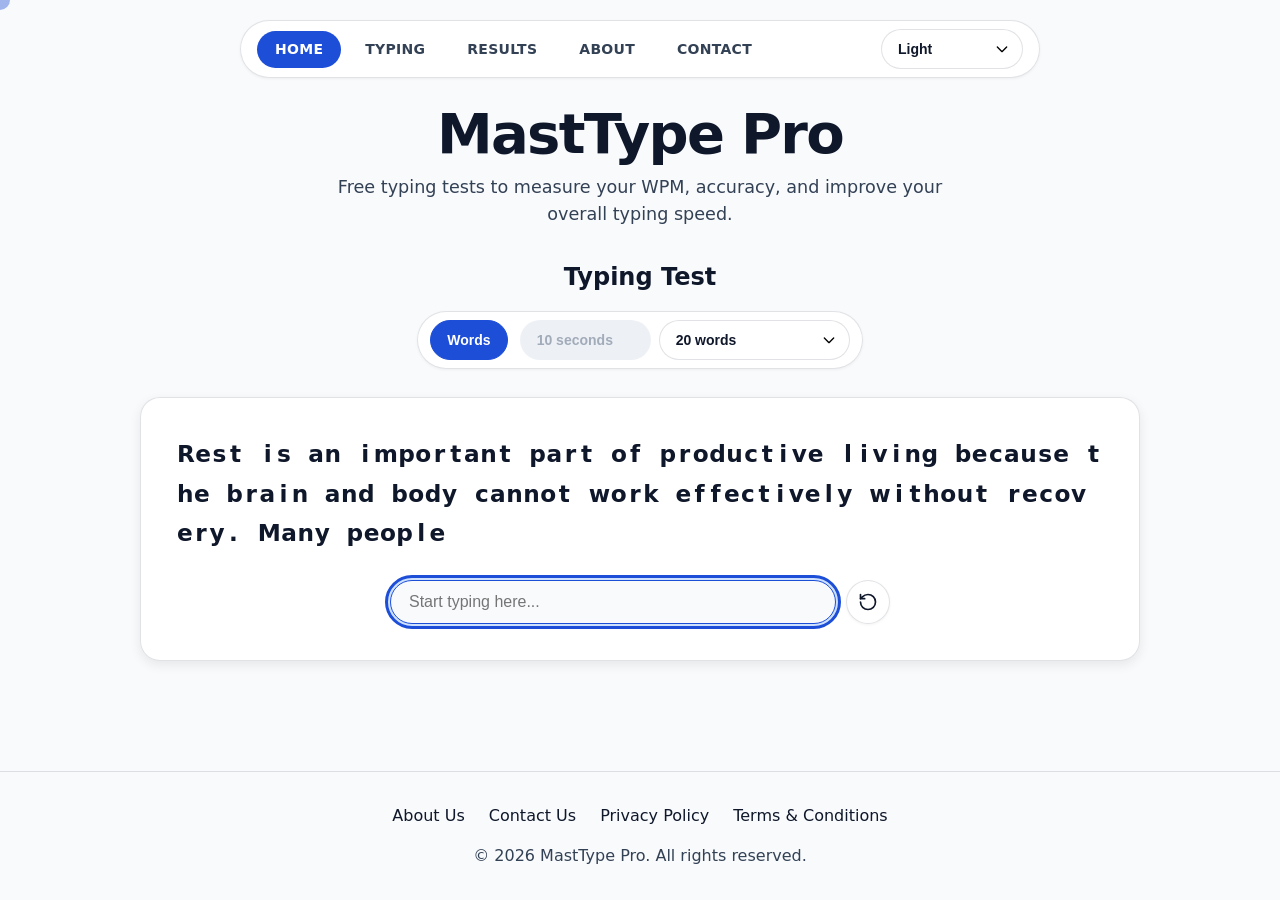
<file: index.html>
<!doctype html>
<html lang="en" dir="ltr">
  <head>
    <meta charset="UTF-8" />
    <meta name="viewport" content="width=device-width, initial-scale=1.0" />
    <meta name="theme-color" content="#0b0f17" />

    <!-- Performance: Preload Critical Styles -->
    <link rel="preload" href="./global.css" as="style" />
    <link rel="preload" href="./style.css" as="style" />

    <!-- Primary SEO -->
    <title>MastType Pro — Free Typing Test, WPM & Accuracy Tracker</title>
    <meta
      name="description"
      content="MastType Pro is a free online typing test platform. Measure your WPM, accuracy, and improve your typing skills seamlessly."
    />
    <meta
      name="keywords"
      content="typing test, WPM test, typing speed test, practice typing, accuracy tracker, masttype"
    />
    <meta name="robots" content="index, follow, max-image-preview:large" />
    <meta name="author" content="Devskora" />
    <link rel="canonical" href="https://devskora.github.io/masttype/" />

    <!-- Open Graph / Facebook / LinkedIn -->
    <meta property="og:type" content="website" />
    <meta
      property="og:title"
      content="MastType Pro — Free Typing Test & WPM Tracker"
    />
    <meta
      property="og:description"
      content="Test your typing speed, measure WPM and accuracy with MastType Pro. Free online practice platform."
    />
    <meta property="og:url" content="https://devskora.github.io/masttype/" />
    <meta property="og:site_name" content="MastType Pro" />
    <meta property="og:locale" content="en_US" />
    <meta property="og:image" content="https://devskora.github.io/masttype/og-image.png" />
    <meta property="og:image:width" content="1200" />
    <meta property="og:image:height" content="630" />
    <meta property="og:image:alt" content="MastType Pro Typing Speed Test Dashboard" />

    <!-- Twitter / X -->
    <meta name="twitter:card" content="summary_large_image" />
    <meta name="twitter:title" content="MastType Pro — Free Typing Test" />
    <meta
      name="twitter:description"
      content="Free typing practice and typing tests with real-time WPM and accuracy tracking."
    />
    <meta name="twitter:image" content="https://devskora.github.io/masttype/og-image.png" />

    <!-- Favicon -->
    <link rel="icon" type="image/x-icon" href="./favicon.png" />

    <!-- Stylesheets -->
    <link rel="stylesheet" href="./global.css" />
    <link rel="stylesheet" href="./style.css" />

    <!-- Structured Data / JSON-LD for SEO -->
    <script type="application/ld+json">
      {
        "@context": "https://schema.org",
        "@type": "WebApplication",
        "name": "MastType Pro",
        "url": "https://devskora.github.io/masttype/",
        "description": "Free online typing test and practice platform to measure WPM and accuracy.",
        "applicationCategory": "EducationalApplication",
        "operatingSystem": "All",
        "author": {
          "@type": "Person",
          "name": "Devskora",
          "url": "https://github.com/devskora"
        },
        "offers": {
          "@type": "Offer",
          "price": "0",
          "priceCurrency": "USD"
        }
      }
    </script>
  </head>

  <body>
    <!-- Accessibility: Skip Link -->
    <a class="skip-link" href="#main-content">Skip to main content</a>

    <!-- Custom Cursor (Pure Decorative) -->
    <div class="cursor" aria-hidden="true"></div>

    <header class="header">
      <nav class="header-nav" aria-label="Main Navigation">
        <ul>
          <li class="header-link-list-item">
            <a href="./index.html" class="header-link" aria-current="page">HOME</a>
          </li>
          <li class="header-link-list-item">
            <a href="#typing" class="header-link">TYPING</a>
          </li>
          <li class="header-link-list-item">
            <a href="./result.html" class="header-link">RESULTS</a>
          </li>
          <li class="header-link-list-item">
            <a href="./about.html" class="header-link">ABOUT</a>
          </li>
          <li class="header-link-list-item">
            <a href="./contact.html" class="header-link">CONTACT</a>
          </li>
        </ul>

        <label for="theme-select" class="sr-only">Select Theme</label>
        <select class="theme-input btn" id="theme-select">
          <option value="dark">Dark</option>
          <option value="light">Light</option>
          <option value="forest">Forest</option>
          <option value="monochrome">Monochrome</option>
          <option value="crimson">Crimson</option>
          <option value="warm">Warm</option>
          <option value="kids">Kids</option>
        </select>
      </nav>
    </header>

    <main class="main" id="main-content" tabindex="-1">
      <section class="hero" aria-labelledby="page-title">
        <h1 id="page-title">MastType Pro</h1>
        <p>
          Free typing tests to measure your WPM, accuracy, and improve your overall typing speed.
        </p>
      </section>

      <section class="typing" id="typing" aria-labelledby="typing-heading">
        <h2 class="sub-heading" id="typing-heading">Typing Test</h2>

        <!-- Test Settings -->
        <form class="setting" aria-label="Typing test options" id="typing-settings" onsubmit="return false;">
          <div class="mode sub-setting">
            <button type="button" class="btn time-word" aria-pressed="true" id="mode-toggle">
              Words
            </button>
          </div>

          <div class="time sub-setting">
            <div>
              <label for="time-controller" class="sr-only">Test duration in seconds</label>
              <select class="btn time-controller" id="time-controller" name="time" disabled>
                <option value="10">10 seconds</option>
                <option value="20">20 seconds</option>
                <option value="30">30 seconds</option>
                <option value="45">45 seconds</option>
                <option value="60">1 minute</option>
                <option value="120">2 minutes</option>
              </select>
            </div>

            <div>
              <label for="word-controller" class="sr-only">Number of words to type</label>
              <select class="btn word-controller" id="word-controller" name="words">
                <option value="10">10 words</option>
                <option value="20" selected>20 words</option>
                <option value="40">40 words</option>
                <option value="80">80 words</option>
                <option value="100">100 words</option>
                <option value="complete-paragraph">Complete Paragraph</option>
              </select>
            </div>
          </div>
        </form>

        <!-- Typing Interactive Area -->
        <section class="paragraph-area" aria-label="Typing Practice Container">
          <div class="paragraph" id="target-text-container" role="region" aria-label="Target passage container">
            <span class="typed" aria-hidden="true"></span>
            <span class="type-able-text" id="target-text"></span>
          </div>

          <div class="input-container">
            <label for="user-typing-input" class="sr-only">Type the displayed text here</label>
            <input
              type="text"
              id="user-typing-input"
              placeholder="Start typing here..."
              class="user-input"
              autocomplete="off"
              autocorrect="off"
              autocapitalize="none"
              spellcheck="false"
              aria-describedby="target-text-container"
            />
            <button
              type="button"
              class="restart btn"
              id="restart-btn"
              aria-label="Restart typing test"
              title="Restart typing test (Hotkey: Tab + Enter)"
            >
              <svg
                xmlns="http://www.w3.org/2000/svg"
                width="24"
                height="24"
                viewBox="0 0 24 24"
                fill="none"
                stroke="currentColor"
                stroke-width="2"
                stroke-linecap="round"
                stroke-linejoin="round"
                aria-hidden="true"
                focusable="false"
              >
                <path d="M3 12a9 9 0 1 0 9-9 9.75 9.75 0 0 0-6.74 2.74L3 8" />
                <path d="M3 3v5h5" />
              </svg>
            </button>
          </div>

          <!-- Dynamic Status Update Container for Screen Readers -->
          <div
            class="sr-only"
            aria-live="polite"
            aria-atomic="true"
            id="typing-status"
          ></div>
        </section>

        <!-- Results Live Area Target -->
        <div class="typing-result-container"></div>
      </section>
    </main>

    <!-- Footer -->
    <footer class="footer">
      <nav aria-label="Footer navigation">
        <ul class="footer-links">
          <li><a href="./about.html">About Us</a></li>
          <li><a href="./contact.html">Contact Us</a></li>
          <li><a href="./privacy-policy.html">Privacy Policy</a></li>
          <li><a href="./terms.html">Terms & Conditions</a></li>
        </ul>
      </nav>
      <p>&copy; 2026 MastType Pro. All rights reserved.</p>
    </footer>

    <!-- Main JavaScript (Deferred Loading) -->
    <script src="./script.js" type="module"></script>
    <script src="./dark-light.js" defer></script>
  </body>
</html>
</file>
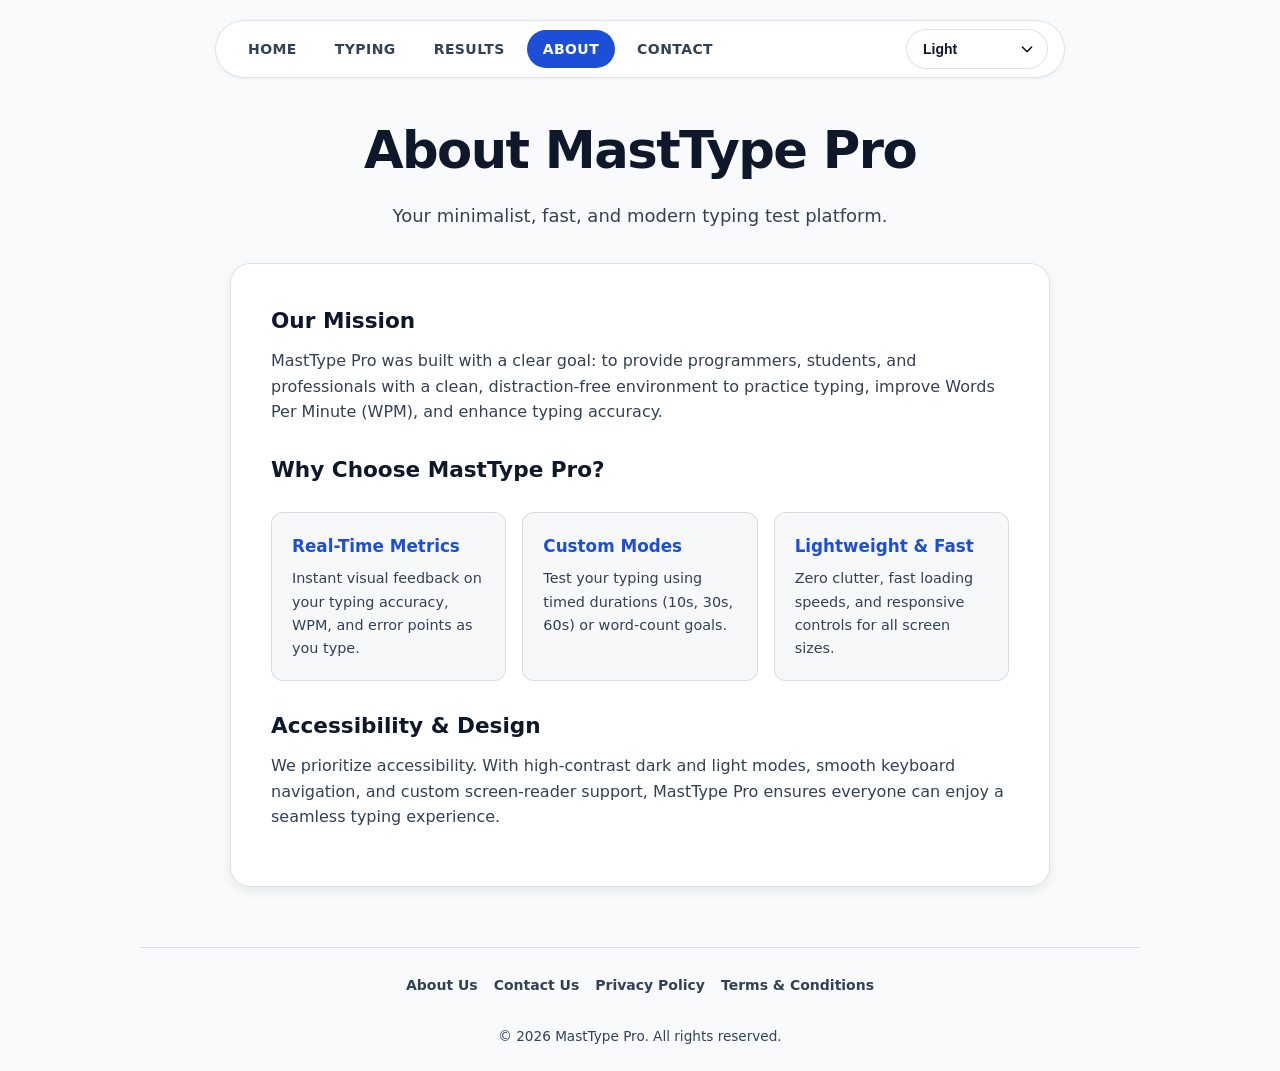
<file: about.html>
<!doctype html>
<html lang="en" dir="ltr">
  <head>
    <meta charset="UTF-8" />
    <meta name="viewport" content="width=device-width, initial-scale=1.0" />
    <meta name="theme-color" content="#2563eb" />

    <!-- Advanced Primary SEO -->
    <title>About Us | MastType Pro — Free Online Typing Speed Test Platform</title>
    <meta
      name="description"
      content="Learn about MastType Pro, the ultimate distraction-free typing speed test app. Boost your WPM, refine typing accuracy, and track live analytics effortlessly."
    />
    <meta
      name="keywords"
      content="about MastType Pro, typing test app, online typing speed practice, learn touch typing, WPM calculator, typing speed practice"
    />
    <meta name="robots" content="index, follow, max-image-preview:large, max-snippet:-1, max-video-preview:-1" />
    <meta name="author" content="MastType Pro" />
    <link rel="canonical" href="https://devskora.github.io/masttype/about.html" />

    <!-- Open Graph / Social SEO -->
    <meta property="og:type" content="website" />
    <meta property="og:title" content="About Us — MastType Pro | Minimalist Typing Test" />
    <meta
      property="og:description"
      content="Discover how MastType Pro helps students, coders, and pros boost WPM and typing accuracy with real-time performance tracking."
    />
    <meta property="og:url" content="https://devskora.github.io/masttype/about.html" />
    <meta property="og:site_name" content="MastType Pro" />
    <meta property="og:locale" content="en_US" />
    <meta property="og:image" content="https://devskora.github.io/masttype/assets/og-about.png" />
    <meta property="og:image:alt" content="About MastType Pro Overview" />

    <!-- Twitter / X SEO -->
    <meta name="twitter:card" content="summary_large_image" />
    <meta name="twitter:title" content="About Us — MastType Pro" />
    <meta
      name="twitter:description"
      content="Learn about MastType Pro's mission to make typing practice fast, accurate, and accessible for everyone."
    />
    <meta name="twitter:image" content="https://devskora.github.io/masttype/assets/og-about.png" />

    <!-- Favicon & App Icons -->
    <link rel="icon" href="./favicon.png" sizes="any" />
    <link rel="apple-touch-icon" href="./apple-touch-icon.png" />

    <!-- Stylesheets -->
    <link rel="stylesheet" href="./global.css" />

    <!-- Schema.org JSON-LD Structured Data -->
    <script type="application/ld+json">
      {
        "@context": "https://schema.org",
        "@graph": [
          {
            "@type": "AboutPage",
            "@id": "https://devskora.github.io/masttype/about.html",
            "url": "https://devskora.github.io/masttype/about.html",
            "name": "About MastType Pro",
            "description": "Learn about MastType Pro's mission, core features, and typing practice analytics.",
            "inLanguage": "en-US",
            "isPartOf": {
              "@type": "WebApplication",
              "@id": "https://devskora.github.io/masttype/#website",
              "name": "MastType Pro",
              "url": "https://devskora.github.io/masttype/",
              "applicationCategory": "EducationalApplication",
              "operatingSystem": "All"
            },
            "breadcrumb": {
              "@type": "BreadcrumbList",
              "itemListElement": [
                {
                  "@type": "ListItem",
                  "position": 1,
                  "name": "Home",
                  "item": "https://devskora.github.io/masttype/"
                },
                {
                  "@type": "ListItem",
                  "position": 2,
                  "name": "About Us",
                  "item": "https://devskora.github.io/masttype/about.html"
                }
              ]
            }
          }
        ]
      }
    </script>

    <style>
      /* =========================================================
         MastType Pro — Refactored UI/UX & Accessible Stylesheet
         ========================================================= */

    
      /* Base Setup */
      *,
      *::before,
      *::after {
        margin: 0;
        padding: 0;
        box-sizing: border-box;
      }

      html {
        scroll-behavior: smooth;
        font-family: system-ui, -apple-system, BlinkMacSystemFont, "Segoe UI", Roboto, Oxygen, Ubuntu, Cantarell, sans-serif;
      }

      body {
        min-height: 100vh;
        display: flex;
        flex-direction: column;
        align-items: center;
        background-color: var(--bg-main);
        color: var(--text-main);
        transition: background-color var(--transition-normal), color var(--transition-normal);
        line-height: 1.6;
      }

      /* Accessibility Focus & Utilities */
      .sr-only {
        position: absolute;
        width: 1px;
        height: 1px;
        padding: 0;
        margin: -1px;
        overflow: hidden;
        clip: rect(0, 0, 0, 0);
        white-space: nowrap;
        border: 0;
      }

      .skip-link {
        position: fixed;
        top: -100px;
        left: 20px;
        z-index: 9999;
        padding: 12px 20px;
        border-radius: var(--radius-pill);
        background: var(--accent-primary);
        color: #ffffff !important;
        font-weight: 700;
        text-decoration: none;
        box-shadow: var(--shadow-md);
        transition: top var(--transition-fast);
      }

      .skip-link:focus {
        top: 20px;
      }

      button:focus-visible,
      a:focus-visible,
      select:focus-visible {
        outline: 3px solid var(--focus-ring);
        outline-offset: 3px;
      }

      /* Header & Navigation */
      .header {
        width: min(92%, 850px);
        margin: 20px auto 0;
        padding: 8px 16px;
        background: var(--card-bg);
        border: 1px solid var(--card-border);
        border-radius: var(--radius-pill);
        backdrop-filter: blur(16px);
        -webkit-backdrop-filter: blur(16px);
        box-shadow: var(--shadow-sm);
      }

      .header-nav {
        display: flex;
        justify-content: space-between;
        align-items: center;
        width: 100%;
        gap: 12px;
      }

      .header-nav ul {
        list-style: none;
        display: flex;
        align-items: center;
        gap: 6px;
        flex-wrap: wrap;
      }

      .header-link {
        display: inline-block;
        padding: 8px 16px;
        border-radius: var(--radius-pill);
        font-size: 0.875rem;
        font-weight: 700;
        letter-spacing: 0.03em;
        color: var(--text-muted);
        text-decoration: none;
        transition: color var(--transition-fast), background var(--transition-fast);
      }

      .header-link:hover {
        color: var(--text-main);
        background: rgba(148, 163, 184, 0.16);
      }

      .header-link[aria-current="page"] {
        color: #ffffff;
        background: var(--accent-primary);
      }

      .theme-select {
        padding: 6px 12px;
        border-radius: var(--radius-pill);
        border: 1px solid var(--card-border);
        background: var(--card-bg);
        color: var(--text-main);
        font-weight: 600;
        font-size: 0.85rem;
        cursor: pointer;
      }

      /* Main Content Layout */
      .main {
        width: min(1000px, 92%);
        display: flex;
        flex-direction: column;
        align-items: center;
        padding: 32px 0 60px;
        flex: 1;
      }

      .hero {
        text-align: center;
        margin-bottom: 32px;
        max-width: 680px;
      }

      .hero h1 {
        font-size: clamp(2.2rem, 5vw, 3.2rem);
        font-weight: 800;
        letter-spacing: -0.03em;
        color: var(--text-main);
      }

      .hero p {
        margin-top: 10px;
        color: var(--text-muted);
        font-size: clamp(1rem, 1.8vw, 1.125rem);
      }

      .about-container {
        width: 100%;
        max-width: 820px;
        padding: clamp(24px, 4vw, 40px);
        background: var(--card-bg);
        border: 1px solid var(--card-border);
        border-radius: var(--radius-lg);
        box-shadow: var(--shadow-md);
        backdrop-filter: blur(12px);
        -webkit-backdrop-filter: blur(12px);
      }

      .about-content {
        color: var(--text-main);
      }

      .about-content h2 {
        font-size: 1.35rem;
        font-weight: 700;
        margin-top: 28px;
        margin-bottom: 10px;
        color: var(--text-main);
      }

      .about-content h2:first-child {
        margin-top: 0;
      }

      .about-content p {
        color: var(--text-muted);
        margin-bottom: 16px;
      }

      .features-grid {
        display: grid;
        grid-template-columns: repeat(auto-fit, minmax(220px, 1fr));
        gap: 16px;
        margin: 24px 0;
      }

      .feature-card {
        padding: 20px;
        background: rgba(148, 163, 184, 0.08);
        border: 1px solid var(--card-border);
        border-radius: var(--radius-md);
      }

      .feature-card h3 {
        font-size: 1.05rem;
        font-weight: 700;
        margin-bottom: 8px;
        color: var(--accent-primary);
      }

      .feature-card p {
        font-size: 0.9rem;
        margin-bottom: 0;
      }

      /* Footer */
      .footer {
        width: min(92%, 1000px);
        margin-top: auto;
        padding: 24px 0;
        border-top: 1px solid var(--card-border);
        display: flex;
        flex-direction: column;
        align-items: center;
        gap: 12px;
        text-align: center;
      }

      .footer-links {
        list-style: none;
        display: flex;
        gap: 16px;
        flex-wrap: wrap;
        justify-content: center;
      }

      .footer-links a {
        color: var(--text-muted);
        text-decoration: none;
        font-size: 0.875rem;
        font-weight: 600;
        transition: color var(--transition-fast);
      }

      .footer-links a:hover {
        color: var(--accent-primary);
      }

      .footer p {
        font-size: 0.85rem;
        color: var(--text-muted);
      }

      /* Reduced Motion Accessibility */
      @media (prefers-reduced-motion: reduce) {
        *,
        *::before,
        *::after {
          scroll-behavior: auto !important;
          transition-duration: 0.01ms !important;
          animation-duration: 0.01ms !important;
        }
      }
    </style>
  </head>

  <body data-theme="dark">
    <!-- Accessibility Skip Link -->
    <a class="skip-link" href="#main-content">Skip to main content</a>

    <header class="header">
      <nav class="header-nav" aria-label="Main navigation">
        <ul>
          <li><a href="./index.html" class="header-link">HOME</a></li>
          <li><a href="./index.html#typing" class="header-link">TYPING</a></li>
          <li><a href="./result.html" class="header-link">RESULTS</a></li>
          <li><a href="./about.html" class="header-link" aria-current="page">ABOUT</a></li>
          <li><a href="./contact.html" class="header-link">CONTACT</a></li>
        </ul>

        <div class="theme-selector-wrapper">
          <label for="theme-select" class="sr-only">Select Theme</label>
          <select id="theme-select" class="theme-input btn">
            <option value="dark">Dark</option>
            <option value="light">Light</option>
            <option value="forest">Forest</option>
            <option value="monochrome">Monochrome</option>
            <option value="crimson">Crimson</option>
            <option value="warm">Warm</option>
            <option value="kids">Kids</option>
          </select>
        </div>
      </nav>
    </header>

    <main class="main" id="main-content" tabindex="-1">
      <section class="hero" aria-labelledby="page-title">
        <h1 id="page-title">About MastType Pro</h1>
        <p>Your minimalist, fast, and modern typing test platform.</p>
      </section>

      <section class="about-container" aria-label="About Us Details">
        <article class="about-content">
          <h2>Our Mission</h2>
          <p>
            MastType Pro was built with a clear goal: to provide programmers, students, and professionals with a clean, distraction-free environment to practice typing, improve Words Per Minute (WPM), and enhance typing accuracy.
          </p>

          <h2>Why Choose MastType Pro?</h2>
          <div class="features-grid">
            <div class="feature-card">
              <h3>Real-Time Metrics</h3>
              <p>Instant visual feedback on your typing accuracy, WPM, and error points as you type.</p>
            </div>
            <div class="feature-card">
              <h3>Custom Modes</h3>
              <p>Test your typing using timed durations (10s, 30s, 60s) or word-count goals.</p>
            </div>
            <div class="feature-card">
              <h3>Lightweight & Fast</h3>
              <p>Zero clutter, fast loading speeds, and responsive controls for all screen sizes.</p>
            </div>
          </div>

          <h2>Accessibility & Design</h2>
          <p>
            We prioritize accessibility. With high-contrast dark and light modes, smooth keyboard navigation, and custom screen-reader support, MastType Pro ensures everyone can enjoy a seamless typing experience.
          </p>
        </article>
      </section>
    </main>

    <footer class="footer" role="contentinfo">
      <nav aria-label="Footer navigation">
        <ul class="footer-links">
          <li><a href="./about.html" aria-current="page">About Us</a></li>
          <li><a href="./contact.html">Contact Us</a></li>
          <li><a href="./privacy-policy.html">Privacy Policy</a></li>
          <li><a href="./terms.html">Terms & Conditions</a></li>
        </ul>
      </nav>
      <p>&copy; 2026 MastType Pro. All rights reserved.</p>
    </footer>

    <!-- <script>
      // Theme switching logic with localStorage persistence
      const themeSelect = document.getElementById('theme-select');

      themeSelect?.addEventListener('change', (e) => {
        const selectedTheme = e.target.value;
        document.body.setAttribute('data-theme', selectedTheme);
        localStorage.setItem('masttype-theme', selectedTheme);
      });

      // Restore saved theme on load
      const savedTheme = localStorage.getItem('masttype-theme') || 'dark';
      if (themeSelect) {
        themeSelect.value = savedTheme;
        document.body.setAttribute('data-theme', savedTheme);
      }
    </script> -->
    <script src="./dark-light.js" defer></script>
  </body>
</html>
</file>
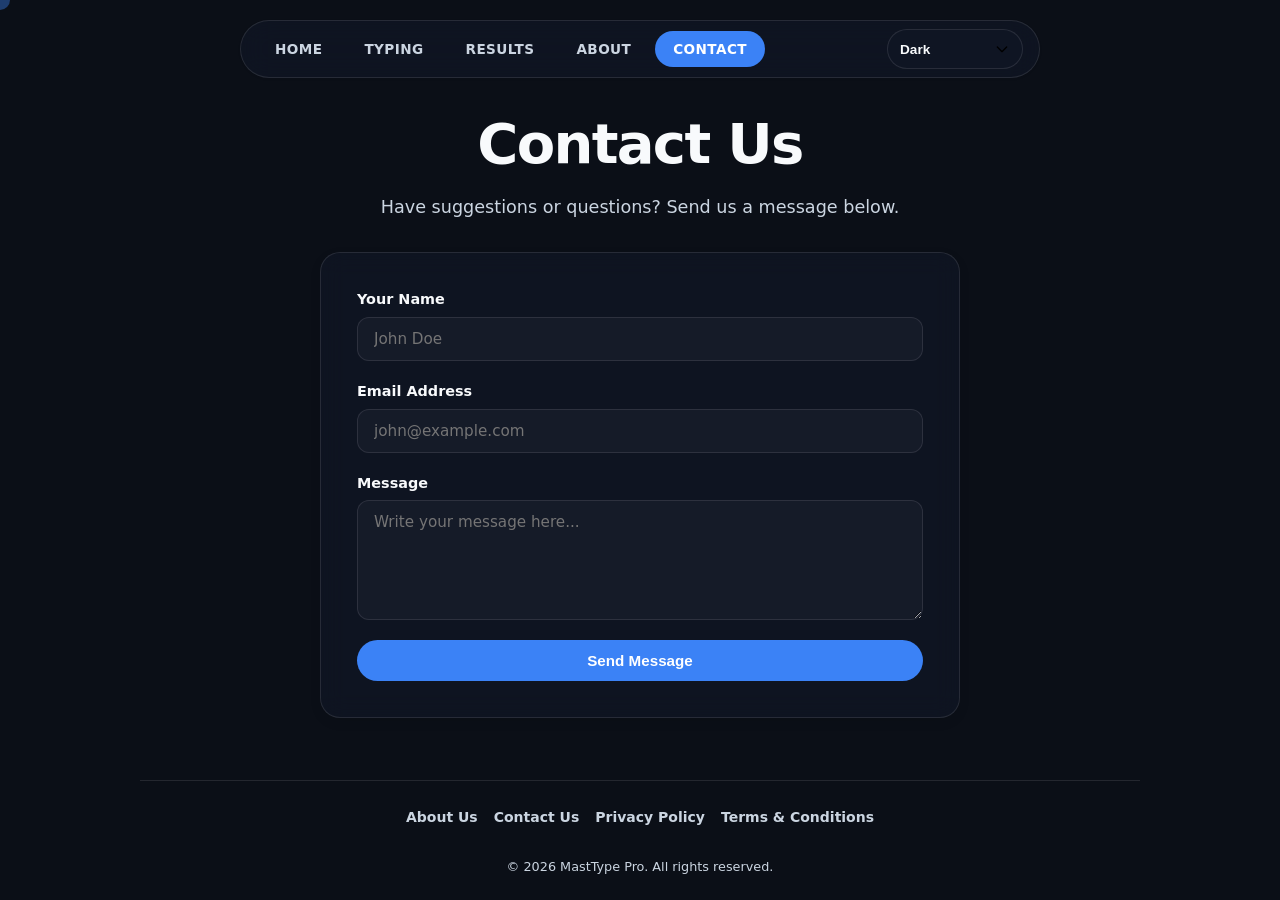
<file: contact.html>
<!doctype html>
<html lang="en" dir="ltr">
  <head>
    <meta charset="UTF-8" />
    <meta name="viewport" content="width=device-width, initial-scale=1.0" />
    <meta name="theme-color" content="#2563eb" />

    <!-- Advanced Primary SEO Meta Tags -->
    <title>Contact Us | MastType Pro — Support, Feedback & Inquiries</title>
    <meta
      name="description"
      content="Have questions, feedback, or support inquiries about MastType Pro? Get in touch with our team directly via our contact form or support channels."
    />
    <meta
      name="keywords"
      content="MastType Pro contact, typing test support, contact us, customer service, typing speed feedback, developer contact"
    />
    <meta name="robots" content="index, follow, max-image-preview:large, max-snippet:-1, max-video-preview:-1" />
    <meta name="author" content="MastType Pro" />
    <link rel="canonical" href="https://devskora.github.io/masttype/contact.html" />

    <!-- Open Graph / Social SEO -->
    <meta property="og:type" content="website" />
    <meta property="og:title" content="Contact Us — MastType Pro | Get in Touch" />
    <meta
      property="og:description"
      content="Reach out to the MastType Pro team for platform support, bug reports, feature requests, or partnership inquiries."
    />
    <meta property="og:url" content="https://devskora.github.io/masttype/contact.html" />
    <meta property="og:site_name" content="MastType Pro" />
    <meta property="og:locale" content="en_US" />
    <meta property="og:image" content="https://devskora.github.io/masttype/assets/og-contact.png" />
    <meta property="og:image:alt" content="Contact MastType Pro Support Team" />

    <!-- Twitter / X SEO -->
    <meta name="twitter:card" content="summary_large_image" />
    <meta name="twitter:title" content="Contact Us — MastType Pro" />
    <meta
      name="twitter:description"
      content="Reach out to MastType Pro for fast support, suggestions, and platform assistance."
    />
    <meta name="twitter:image" content="https://devskora.github.io/masttype/assets/og-contact.png" />

    <!-- Favicon & App Icons -->
    <link rel="icon" href="./favicon.png" sizes="any" />
    <link rel="apple-touch-icon" href="./apple-touch-icon.png" />

    <!-- Global CSS -->
    <link rel="stylesheet" href="./global.css" />

    <!-- Schema.org JSON-LD Structured Data -->
    <script type="application/ld+json">
      {
        "@context": "https://schema.org",
        "@graph": [
          {
            "@type": "ContactPage",
            "@id": "https://devskora.github.io/masttype/contact.html",
            "url": "https://devskora.github.io/masttype/contact.html",
            "name": "Contact Us — MastType Pro",
            "description": "Official contact page for MastType Pro typing platform user support and inquiries.",
            "inLanguage": "en-US",
            "isPartOf": {
              "@type": "WebApplication",
              "@id": "https://devskora.github.io/masttype/#website",
              "name": "MastType Pro",
              "url": "https://devskora.github.io/masttype/",
              "applicationCategory": "EducationalApplication",
              "operatingSystem": "All"
            },
            "breadcrumb": {
              "@type": "BreadcrumbList",
              "itemListElement": [
                {
                  "@type": "ListItem",
                  "position": 1,
                  "name": "Home",
                  "item": "https://devskora.github.io/masttype/"
                },
                {
                  "@type": "ListItem",
                  "position": 2,
                  "name": "Contact Us",
                  "item": "https://devskora.github.io/masttype/contact.html"
                }
              ]
            }
          }
        ]
      }
    </script>

    <style>
      /* =========================================================
         MastType Pro — Refactored UI/UX & Accessible Stylesheet
         ========================================================= */

      /* -------------------------
         Root Variables & Themes
         ------------------------- */
      :root {
        --bg-main: #f8fafc;
        --text-main: #0f172a;
        --text-muted: #334155;

        --card-bg: rgba(255, 255, 255, 0.75);
        --card-border: rgba(15, 23, 42, 0.08);

        --accent-primary: #2563eb;
        --accent-hover: #1d4ed8;

        --correct-color: #10b981;
        --correct-bg: rgba(16, 185, 129, 0.1);
        --incorrect-color: #ef4444;
        --incorrect-bg: rgba(239, 68, 68, 0.15);

        --disabled-bg: rgba(148, 163, 184, 0.16);
        --disabled-color: #94a3b8;

        --shadow-sm: 0 1px 3px rgba(0, 0, 0, 0.05);
        --shadow-md: 0 4px 12px rgba(0, 0, 0, 0.08);
        --shadow-lg: 0 12px 32px rgba(0, 0, 0, 0.12);

        --radius-sm: 8px;
        --radius-md: 12px;
        --radius-lg: 20px;
        --radius-pill: 999px;

        --transition-fast: 0.15s ease;
        --transition-normal: 0.25s ease;
      }

      body[data-is-dark="true"] {
        --bg-main: #0b0f17;
        --text-main: #f8fafc;
        --text-muted: #cbd5e1;

        --card-bg: rgba(17, 24, 39, 0.65);
        --card-border: rgba(255, 255, 255, 0.1);

        --accent-primary: #3b82f6;
        --accent-hover: #60a5fa;

        --correct-color: #34d399;
        --incorrect-color: #f87171;
      }

      /* Multi-theme support */
      body[data-theme="forest"] {
        --bg-main: #061e14;
        --text-main: #f0fdf4;
        --text-muted: #a7f3d0;
        --accent-primary: #10b981;
        --accent-hover: #34d399;
      }

      body[data-theme="crimson"] {
        --bg-main: #1a0507;
        --text-main: #fff1f2;
        --text-muted: #fecdd3;
        --accent-primary: #f43f5e;
        --accent-hover: #fb7185;
      }

      body[data-theme="warm"] {
        --bg-main: #fffbe8;
        --text-main: #422006;
        --text-muted: #78350f;
        --accent-primary: #d97706;
        --accent-hover: #b45309;
      }

      body[data-theme="kids"] {
        --bg-main: #fefce8;
        --text-main: #1e1b4b;
        --text-muted: #3730a3;
        --accent-primary: #6366f1;
        --accent-hover: #4f46e5;
      }

      /* -------------------------
         Reset & Base Setup
         ------------------------- */
      *,
      *::before,
      *::after {
        margin: 0;
        padding: 0;
        box-sizing: border-box;
      }

      html {
        scroll-behavior: smooth;
        font-family: system-ui, -apple-system, BlinkMacSystemFont, "Segoe UI", Roboto, Oxygen, Ubuntu, Cantarell, sans-serif;
      }

      body {
        min-height: 100vh;
        display: flex;
        flex-direction: column;
        align-items: center;
        background-color: var(--bg-main);
        color: var(--text-main);
        transition: background-color var(--transition-normal), color var(--transition-normal);
        line-height: 1.5;
      }

      /* -------------------------
         Accessibility Utilities
         ------------------------- */
      .sr-only {
        position: absolute;
        width: 1px;
        height: 1px;
        padding: 0;
        margin: -1px;
        overflow: hidden;
        clip: rect(0, 0, 0, 0);
        white-space: nowrap;
        border: 0;
      }

      .skip-link {
        position: fixed;
        top: -100px;
        left: 20px;
        z-index: 9999;
        padding: 10px 18px;
        border-radius: var(--radius-pill);
        background: var(--accent-primary);
        color: #ffffff !important;
        font-weight: 600;
        text-decoration: none;
        box-shadow: var(--shadow-md);
        transition: top var(--transition-fast);
      }

      .skip-link:focus {
        top: 20px;
      }

      button:focus-visible,
      a:focus-visible,
      select:focus-visible,
      input:focus-visible,
      textarea:focus-visible {
        outline: 3px solid var(--accent-primary);
        outline-offset: 2px;
      }

      /* -------------------------
         Header & Navigation
         ------------------------- */
      .header {
        width: min(92%, 800px);
        margin: 20px auto 0;
        padding: 8px 16px;
        display: flex;
        align-items: center;
        justify-content: space-between;
        background: var(--card-bg);
        border: 1px solid var(--card-border);
        border-radius: var(--radius-pill);
        backdrop-filter: blur(16px);
        -webkit-backdrop-filter: blur(16px);
        box-shadow: var(--shadow-sm);
      }

      .header-nav ul {
        list-style: none;
        display: flex;
        align-items: center;
        gap: 6px;
      }

      .header-nav {
        display: flex;
        justify-content: space-between;
        width: 100%;
        align-items: center;
      }

      .header-link {
        display: block;
        padding: 8px 18px;
        border-radius: var(--radius-pill);
        font-size: 0.85rem;
        font-weight: 700;
        letter-spacing: 0.03em;
        color: var(--text-muted);
        text-decoration: none;
        transition: color var(--transition-fast), background var(--transition-fast);
      }

      .header-link:hover {
        color: var(--text-main);
        background: rgba(148, 163, 184, 0.12);
      }

      .header-link[aria-current="page"] {
        color: #ffffff;
        background: var(--accent-primary);
      }

      /* Theme Switcher Button */
      .theme-btn {
        position: relative;
        width: 44px;
        height: 44px;
        display: flex;
        align-items: center;
        justify-content: center;
        border: 1px solid var(--card-border);
        border-radius: var(--radius-pill);
        background: var(--card-bg);
        cursor: pointer;
        box-shadow: var(--shadow-sm);
        transition: transform var(--transition-fast), background-color var(--transition-fast);
      }

      .theme-btn svg {
        width: 16px;
        height: 16px;
        color: var(--text-main);
        transition: transform var(--transition-fast);
      }

      .theme-input {
        padding: 6px 12px;
        border-radius: var(--radius-pill);
        border: 1px solid var(--card-border);
        background: var(--card-bg);
        color: var(--text-main);
        font-weight: 600;
        font-size: 0.85rem;
        cursor: pointer;
      }

      /* -------------------------
         Main Layout & Hero Section
         ------------------------- */
      .main {
        width: min(1000px, 92%);
        display: flex;
        flex-direction: column;
        align-items: center;
        padding: 24px 0 60px;
        flex: 1;
      }

      .hero {
        text-align: center;
        margin-bottom: 32px;
        max-width: 640px;
      }

      .hero h1 {
        font-size: clamp(2.2rem, 5vw, 3.5rem);
        font-weight: 800;
        letter-spacing: -0.03em;
        color: var(--text-main);
      }

      .hero p {
        margin-top: 8px;
        color: var(--text-muted);
        font-size: clamp(0.95rem, 1.8vw, 1.1rem);
      }

      /* -------------------------
         Contact Form Styles
         ------------------------- */
      .contact-container {
        width: 100%;
        max-width: 640px;
        padding: clamp(20px, 4vw, 36px);
        background: var(--card-bg);
        border: 1px solid var(--card-border);
        border-radius: var(--radius-lg);
        box-shadow: var(--shadow-md);
        backdrop-filter: blur(12px);
        -webkit-backdrop-filter: blur(12px);
      }

      .form-group {
        display: flex;
        flex-direction: column;
        gap: 6px;
        margin-bottom: 20px;
      }

      .form-group label {
        font-weight: 600;
        font-size: 0.9rem;
        color: var(--text-main);
      }

      .form-group input,
      .form-group textarea {
        width: 100%;
        padding: 12px 16px;
        border-radius: var(--radius-md);
        border: 1px solid var(--card-border);
        background: rgba(148, 163, 184, 0.05);
        color: var(--text-main);
        font-family: inherit;
        font-size: 0.95rem;
        transition: border-color var(--transition-fast);
      }

      .form-group textarea {
        resize: vertical;
        min-height: 120px;
      }

      .submit-btn {
        width: 100%;
        padding: 12px 24px;
        border: none;
        border-radius: var(--radius-pill);
        background: var(--accent-primary);
        color: #ffffff;
        font-weight: 700;
        font-size: 0.95rem;
        cursor: pointer;
        transition: background var(--transition-fast);
      }

      .submit-btn:hover {
        background: var(--accent-hover);
      }

      /* Form Success Message Box */
      .form-success-msg {
        display: none;
        padding: 14px 18px;
        margin-top: 16px;
        border-radius: var(--radius-md);
        background: var(--correct-bg);
        color: var(--correct-color);
        font-weight: 600;
        font-size: 0.95rem;
        text-align: center;
        border: 1px solid var(--correct-color);
      }

      /* -------------------------
         Footer Section
         ------------------------- */
      .footer {
        width: min(92%, 1000px);
        margin-top: auto;
        padding: 24px 0;
        border-top: 1px solid var(--card-border);
        display: flex;
        flex-direction: column;
        align-items: center;
        gap: 12px;
        text-align: center;
      }

      .footer-links {
        list-style: none;
        display: flex;
        gap: 16px;
        flex-wrap: wrap;
        justify-content: center;
      }

      .footer-links a {
        color: var(--text-muted);
        text-decoration: none;
        font-size: 0.875rem;
        font-weight: 600;
        transition: color var(--transition-fast);
      }

      .footer-links a:hover {
        color: var(--accent-primary);
      }

      .footer p {
        font-size: 0.8rem;
        color: var(--text-muted);
      }

      /* Custom Cursor & Reduced Motion */
      .cursor {
        position: fixed;
        width: 20px;
        height: 20px;
        top: 0;
        left: 0;
        border-radius: 50%;
        background: var(--accent-primary);
        pointer-events: none;
        transform: translate(-50%, -50%);
        z-index: 999;
        opacity: 0.4;
        transition: transform 0.05s ease-out;
      }

      @media (hover: none), (pointer: coarse), (prefers-reduced-motion: reduce) {
        .cursor {
          display: none !important;
        }
      }

      @media (prefers-reduced-motion: reduce) {
        *,
        *::before,
        *::after {
          scroll-behavior: auto !important;
          transition-duration: 0.01ms !important;
          animation-duration: 0.01ms !important;
        }
      }
    </style>
  </head>

  <body>
    <a class="skip-link" href="#main-content">Skip to main content</a>
    <div class="cursor" aria-hidden="true"></div>

    <header class="header">
      <nav class="header-nav" aria-label="Main navigation">
        <ul>
          <li class="header-link-list-item">
            <a href="./index.html" class="header-link">HOME</a>
          </li>
          <li class="header-link-list-item">
            <a href="./index.html#typing" class="header-link">TYPING</a>
          </li>
          <li class="header-link-list-item">
            <a href="./result.html" class="header-link">RESULTS</a>
          </li>
          <li class="header-link-list-item">
            <a href="./about.html" class="header-link">ABOUT</a>
          </li>
          <li class="header-link-list-item">
            <a href="./contact.html" class="header-link" aria-current="page">CONTACT</a>
          </li>
        </ul>

        <div class="theme-selector-wrapper">
          <label for="theme-select" class="sr-only">Change Theme</label>
          <select id="theme-select" class="theme-input btn">
            <option value="dark">Dark</option>
            <option value="light">Light</option>
            <option value="forest">Forest</option>
            <option value="monochrome">Monochrome</option>
            <option value="crimson">Crimson</option>
            <option value="warm">Warm</option>
            <option value="kids">Kids</option>
          </select>
        </div>
      </nav>
    </header>

    <main class="main" id="main-content" tabindex="-1">
      <section class="hero" aria-labelledby="page-title">
        <h1 id="page-title">Contact Us</h1>
        <p>Have suggestions or questions? Send us a message below.</p>
      </section>

      <section class="contact-container" aria-label="Contact Form Container">
        <form
          id="contact-form"
          action="https://formsubmit.co/your-email@example.com"
          method="POST"
          class="contact-form"
        >
          <input type="hidden" name="_captcha" value="false" />
          <input type="hidden" name="_template" value="table" />

          <div class="form-group">
            <label for="name">Your Name</label>
            <input
              type="text"
              id="name"
              name="name"
              required
              placeholder="John Doe"
              autocomplete="name"
            />
          </div>

          <div class="form-group">
            <label for="email">Email Address</label>
            <input
              type="email"
              id="email"
              name="email"
              required
              placeholder="john@example.com"
              autocomplete="email"
            />
          </div>

          <div class="form-group">
            <label for="message">Message</label>
            <textarea
              id="message"
              name="message"
              required
              placeholder="Write your message here..."
            ></textarea>
          </div>

          <button type="submit" class="submit-btn" id="submit-btn">
            Send Message
          </button>
          
          <div class="form-success-msg" id="success-msg" role="status" aria-live="polite">
            Thank you! Your message has been sent successfully.
          </div>
        </form>
      </section>
    </main>

    <footer class="footer" role="contentinfo">
      <nav aria-label="Footer navigation">
        <ul class="footer-links">
          <li><a href="./about.html">About Us</a></li>
          <li><a href="./contact.html" aria-current="page">Contact Us</a></li>
          <li><a href="./privacy-policy.html">Privacy Policy</a></li>
          <li><a href="./terms.html">Terms & Conditions</a></li>
        </ul>
      </nav>
      <p>&copy; 2026 MastType Pro. All rights reserved.</p>
    </footer>

    <script type="module">
      import './dark-light.js';

      const contactForm = document.getElementById('contact-form');
      const successMsg = document.getElementById('success-msg');
      const submitBtn = document.getElementById('submit-btn');
      const themeSelect = document.getElementById('theme-select');

      // Theme Change Handler
      themeSelect?.addEventListener('change', (e) => {
        const selectedTheme = e.target.value;
        document.body.setAttribute('data-theme', selectedTheme);
        document.body.setAttribute('data-is-dark', selectedTheme === 'dark' ? 'true' : 'false');
        localStorage.setItem('masttype-theme', selectedTheme);
      });

      // Restore Saved Theme
      const savedTheme = localStorage.getItem('masttype-theme') || 'dark';
      if (themeSelect) {
        themeSelect.value = savedTheme;
        document.body.setAttribute('data-theme', savedTheme);
        document.body.setAttribute('data-is-dark', savedTheme === 'dark' ? 'true' : 'false');
      }

      // Contact Form Handler
      contactForm.addEventListener('submit', function (e) {
        if (contactForm.getAttribute('action').includes('your-email@example.com')) {
          e.preventDefault();
          submitBtn.disabled = true;
          submitBtn.innerText = 'Sending...';
          
          setTimeout(() => {
            contactForm.reset();
            submitBtn.disabled = false;
            submitBtn.innerText = 'Send Message';
            successMsg.style.display = 'block';
          }, 1000);
        }
      });
    </script>
  </body>
</html>
</file>
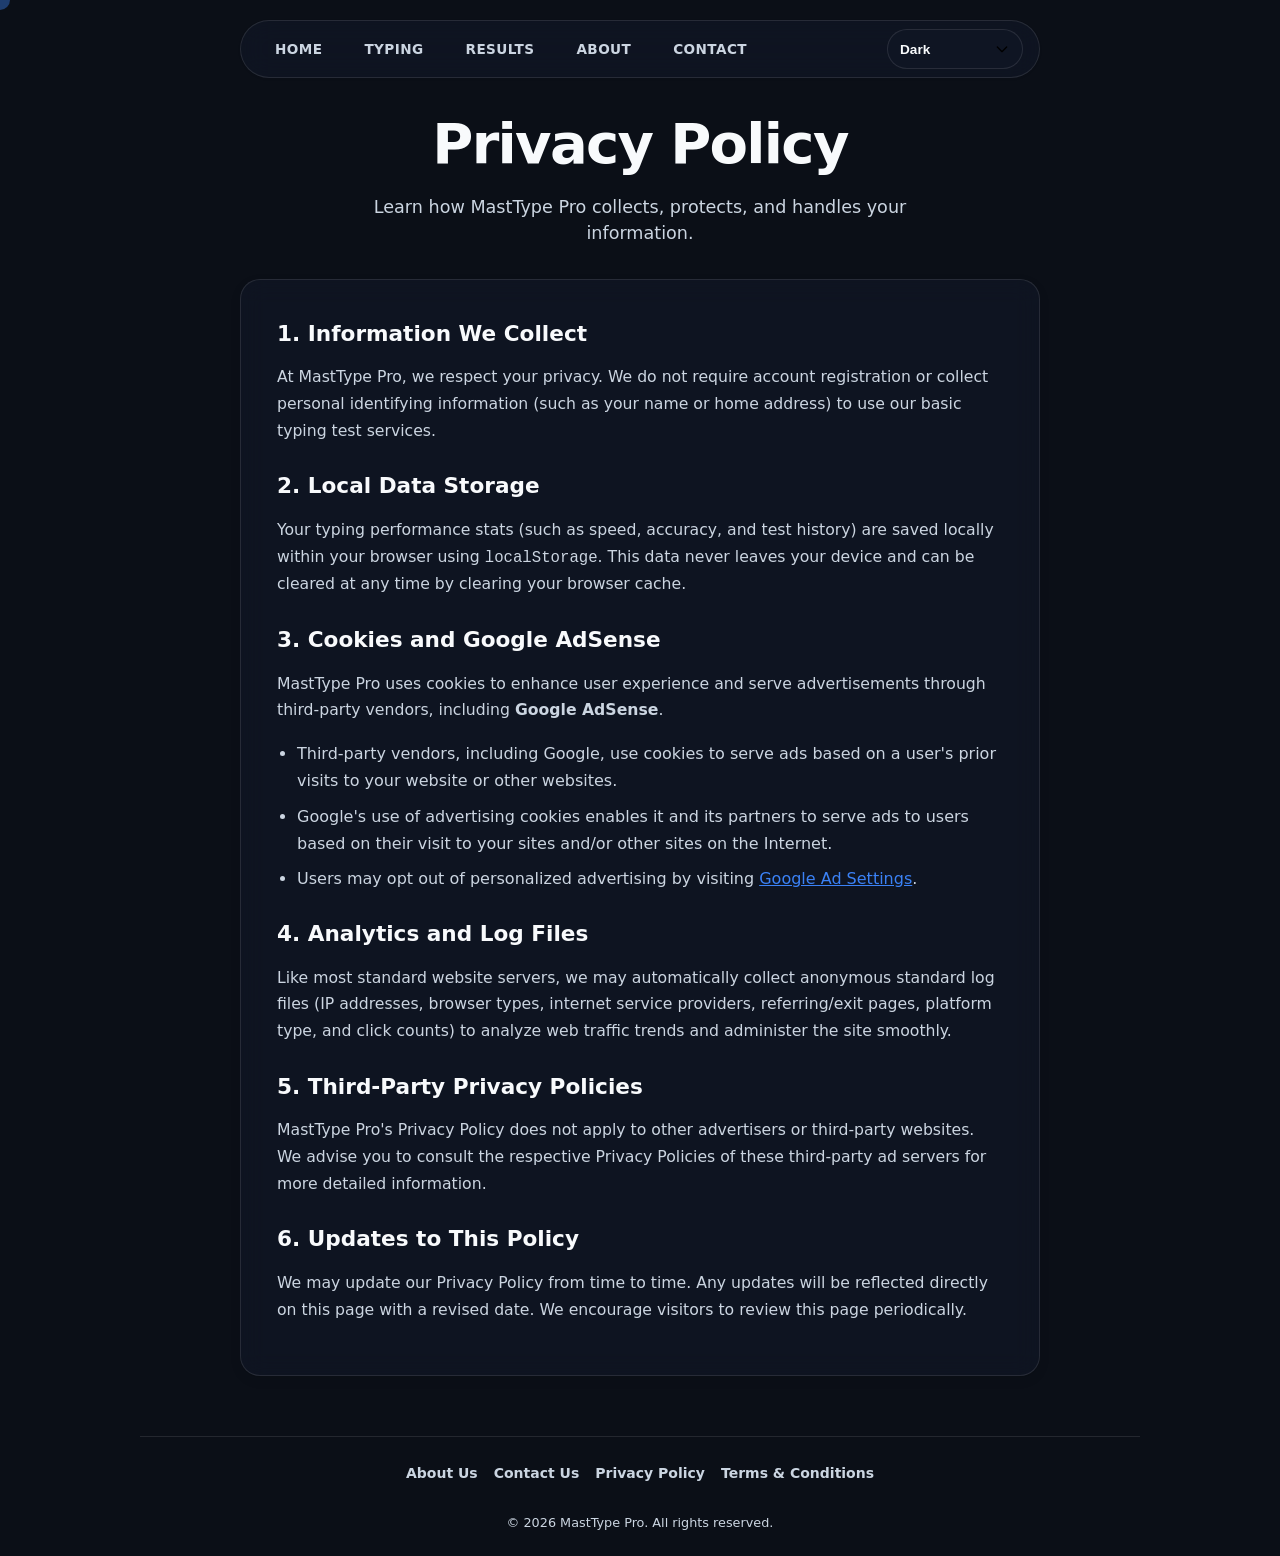
<file: privacy-policy.html>
<!doctype html>
<html lang="en" dir="ltr">
  <head>
    <meta charset="UTF-8" />
    <meta name="viewport" content="width=device-width, initial-scale=1.0" />
    <meta name="theme-color" content="#2563eb" />

    <!-- Advanced Primary SEO Meta Tags -->
    <title>Privacy Policy | MastType Pro — Data Protection & Cookie Policy</title>
    <meta
      name="description"
      content="Read the official Privacy Policy for MastType Pro. Learn how we handle local data storage, cookies, analytics, and Google AdSense privacy compliance."
    />
    <meta
      name="keywords"
      content="MastType Pro privacy policy, data privacy, Google AdSense cookies, user data protection, typing test privacy, privacy compliance"
    />
    <meta name="robots" content="index, follow, max-image-preview:large, max-snippet:-1, max-video-preview:-1" />
    <meta name="author" content="MastType Pro" />
    <link rel="canonical" href="https://devskora.github.io/masttype/privacy-policy.html" />

    <!-- Open Graph / Social SEO -->
    <meta property="og:type" content="article" />
    <meta property="og:title" content="Privacy Policy — MastType Pro | Data Protection & Cookies" />
    <meta
      property="og:description"
      content="Understand how MastType Pro manages user privacy, local storage, cookies, and Google AdSense data compliance."
    />
    <meta property="og:url" content="https://devskora.github.io/masttype/privacy-policy.html" />
    <meta property="og:site_name" content="MastType Pro" />
    <meta property="og:locale" content="en_US" />
    <meta property="og:image" content="https://devskora.github.io/masttype/assets/og-privacy.png" />
    <meta property="og:image:alt" content="MastType Pro Privacy Policy Information" />

    <!-- Twitter / X SEO -->
    <meta name="twitter:card" content="summary_large_image" />
    <meta name="twitter:title" content="Privacy Policy — MastType Pro" />
    <meta
      name="twitter:description"
      content="Read the official Privacy Policy and cookie usage guidelines of MastType Pro."
    />
    <meta name="twitter:image" content="https://devskora.github.io/masttype/assets/og-privacy.png" />

    <!-- Favicon & App Icons -->
    <link rel="icon" href="./favicon.png" sizes="any" />
    <link rel="apple-touch-icon" href="./apple-touch-icon.png" />

    <!-- Global CSS -->
    <link rel="stylesheet" href="./global.css" />

    <!-- Schema.org JSON-LD Structured Data -->
    <script type="application/ld+json">
      {
        "@context": "https://schema.org",
        "@graph": [
          {
            "@type": "WebPage",
            "@id": "https://devskora.github.io/masttype/privacy-policy.html",
            "url": "https://devskora.github.io/masttype/privacy-policy.html",
            "name": "Privacy Policy — MastType Pro",
            "description": "Privacy Policy and Google AdSense cookie guidelines for MastType Pro users.",
            "inLanguage": "en-US",
            "isPartOf": {
              "@type": "WebApplication",
              "@id": "https://devskora.github.io/masttype/#website",
              "name": "MastType Pro",
              "url": "https://devskora.github.io/masttype/",
              "applicationCategory": "EducationalApplication",
              "operatingSystem": "All"
            },
            "breadcrumb": {
              "@type": "BreadcrumbList",
              "itemListElement": [
                {
                  "@type": "ListItem",
                  "position": 1,
                  "name": "Home",
                  "item": "https://devskora.github.io/masttype/"
                },
                {
                  "@type": "ListItem",
                  "position": 2,
                  "name": "Privacy Policy",
                  "item": "https://devskora.github.io/masttype/privacy-policy.html"
                }
              ]
            }
          }
        ]
      }
    </script>

    <style>
      /* =========================================================
         MastType Pro — Refactored UI/UX & Accessible Stylesheet
         ========================================================= */

      /* -------------------------
         Root Variables & Themes
         ------------------------- */
      :root {
        --bg-main: #f8fafc;
        --text-main: #0f172a;
        --text-muted: #334155;

        --card-bg: rgba(255, 255, 255, 0.75);
        --card-border: rgba(15, 23, 42, 0.08);

        --accent-primary: #2563eb;
        --accent-hover: #1d4ed8;

        --correct-color: #10b981;
        --correct-bg: rgba(16, 185, 129, 0.1);
        --incorrect-color: #ef4444;
        --incorrect-bg: rgba(239, 68, 68, 0.15);

        --disabled-bg: rgba(148, 163, 184, 0.16);
        --disabled-color: #94a3b8;

        --shadow-sm: 0 1px 3px rgba(0, 0, 0, 0.05);
        --shadow-md: 0 4px 12px rgba(0, 0, 0, 0.08);
        --shadow-lg: 0 12px 32px rgba(0, 0, 0, 0.12);

        --radius-sm: 8px;
        --radius-md: 12px;
        --radius-lg: 20px;
        --radius-pill: 999px;

        --transition-fast: 0.15s ease;
        --transition-normal: 0.25s ease;
      }

      body[data-is-dark="true"] {
        --bg-main: #0b0f17;
        --text-main: #f8fafc;
        --text-muted: #cbd5e1;

        --card-bg: rgba(17, 24, 39, 0.65);
        --card-border: rgba(255, 255, 255, 0.1);

        --accent-primary: #3b82f6;
        --accent-hover: #60a5fa;

        --correct-color: #34d399;
        --incorrect-color: #f87171;
      }

      /* Multi-theme support */
      body[data-theme="forest"] {
        --bg-main: #061e14;
        --text-main: #f0fdf4;
        --text-muted: #a7f3d0;
        --accent-primary: #10b981;
        --accent-hover: #34d399;
      }

      body[data-theme="crimson"] {
        --bg-main: #1a0507;
        --text-main: #fff1f2;
        --text-muted: #fecdd3;
        --accent-primary: #f43f5e;
        --accent-hover: #fb7185;
      }

      body[data-theme="warm"] {
        --bg-main: #fffbe8;
        --text-main: #422006;
        --text-muted: #78350f;
        --accent-primary: #d97706;
        --accent-hover: #b45309;
      }

      body[data-theme="kids"] {
        --bg-main: #fefce8;
        --text-main: #1e1b4b;
        --text-muted: #3730a3;
        --accent-primary: #6366f1;
        --accent-hover: #4f46e5;
      }

      /* -------------------------
         Reset & Base Setup
         ------------------------- */
      *,
      *::before,
      *::after {
        margin: 0;
        padding: 0;
        box-sizing: border-box;
      }

      html {
        scroll-behavior: smooth;
        font-family: system-ui, -apple-system, BlinkMacSystemFont, "Segoe UI", Roboto, Oxygen, Ubuntu, Cantarell, sans-serif;
      }

      body {
        min-height: 100vh;
        display: flex;
        flex-direction: column;
        align-items: center;
        background-color: var(--bg-main);
        color: var(--text-main);
        transition: background-color var(--transition-normal), color var(--transition-normal);
        line-height: 1.5;
      }

      /* -------------------------
         Accessibility Utilities
         ------------------------- */
      .sr-only {
        position: absolute;
        width: 1px;
        height: 1px;
        padding: 0;
        margin: -1px;
        overflow: hidden;
        clip: rect(0, 0, 0, 0);
        white-space: nowrap;
        border: 0;
      }

      .skip-link {
        position: fixed;
        top: -100px;
        left: 20px;
        z-index: 9999;
        padding: 10px 18px;
        border-radius: var(--radius-pill);
        background: var(--accent-primary);
        color: #ffffff !important;
        font-weight: 600;
        text-decoration: none;
        box-shadow: var(--shadow-md);
        transition: top var(--transition-fast);
      }

      .skip-link:focus {
        top: 20px;
      }

      button:focus-visible,
      a:focus-visible,
      select:focus-visible,
      input:focus-visible {
        outline: 3px solid var(--accent-primary);
        outline-offset: 2px;
      }

      /* -------------------------
         Header & Navigation
         ------------------------- */
      .header {
        width: min(92%, 800px);
        margin: 20px auto 0;
        padding: 8px 16px;
        display: flex;
        align-items: center;
        justify-content: space-between;
        background: var(--card-bg);
        border: 1px solid var(--card-border);
        border-radius: var(--radius-pill);
        backdrop-filter: blur(16px);
        -webkit-backdrop-filter: blur(16px);
        box-shadow: var(--shadow-sm);
      }

      .header-nav ul {
        list-style: none;
        display: flex;
        align-items: center;
        gap: 6px;
      }

      .header-nav {
        display: flex;
        justify-content: space-between;
        width: 100%;
        align-items: center;
      }

      .header-link {
        display: block;
        padding: 8px 18px;
        border-radius: var(--radius-pill);
        font-size: 0.85rem;
        font-weight: 700;
        letter-spacing: 0.03em;
        color: var(--text-muted);
        text-decoration: none;
        transition: color var(--transition-fast), background var(--transition-fast);
      }

      .header-link:hover {
        color: var(--text-main);
        background: rgba(148, 163, 184, 0.12);
      }

      .header-link[aria-current="page"] {
        color: #ffffff;
        background: var(--accent-primary);
      }

      /* Theme Switcher Button */
      .theme-btn {
        position: relative;
        width: 44px;
        height: 44px;
        display: flex;
        align-items: center;
        justify-content: center;
        border: 1px solid var(--card-border);
        border-radius: var(--radius-pill);
        background: var(--card-bg);
        cursor: pointer;
        box-shadow: var(--shadow-sm);
        transition: transform var(--transition-fast), background-color var(--transition-fast);
      }

      .theme-btn svg {
        width: 16px;
        height: 16px;
        color: var(--text-main);
        transition: transform var(--transition-fast);
      }

      .theme-input {
        padding: 6px 12px;
        border-radius: var(--radius-pill);
        border: 1px solid var(--card-border);
        background: var(--card-bg);
        color: var(--text-main);
        font-weight: 600;
        font-size: 0.85rem;
        cursor: pointer;
      }

      /* -------------------------
         Main Layout & Hero Section
         ------------------------- */
      .main {
        width: min(1000px, 92%);
        display: flex;
        flex-direction: column;
        align-items: center;
        padding: 24px 0 60px;
        flex: 1;
      }

      .hero {
        text-align: center;
        margin-bottom: 32px;
        max-width: 640px;
      }

      .hero h1 {
        font-size: clamp(2.2rem, 5vw, 3.5rem);
        font-weight: 800;
        letter-spacing: -0.03em;
        color: var(--text-main);
      }

      .hero p {
        margin-top: 8px;
        color: var(--text-muted);
        font-size: clamp(0.95rem, 1.8vw, 1.1rem);
      }

      /* -------------------------
         Privacy Policy Content Styles
         ------------------------- */
      .policy-container {
        width: 100%;
        max-width: 800px;
        padding: clamp(20px, 4vw, 36px);
        background: var(--card-bg);
        border: 1px solid var(--card-border);
        border-radius: var(--radius-lg);
        box-shadow: var(--shadow-md);
        backdrop-filter: blur(12px);
        -webkit-backdrop-filter: blur(12px);
      }

      .policy-content {
        color: var(--text-main);
        line-height: 1.7;
      }

      .policy-content h2 {
        font-size: 1.35rem;
        font-weight: 700;
        margin-top: 24px;
        margin-bottom: 12px;
        color: var(--text-main);
      }

      .policy-content h2:first-child {
        margin-top: 0;
      }

      .policy-content p {
        color: var(--text-muted);
        margin-bottom: 16px;
        font-size: 0.98rem;
      }

      .policy-content ul {
        margin-bottom: 16px;
        padding-left: 20px;
        color: var(--text-muted);
      }

      .policy-content li {
        margin-bottom: 8px;
      }

      .policy-content a {
        color: var(--accent-primary);
        text-decoration: underline;
      }

      /* -------------------------
         Footer Section
         ------------------------- */
      .footer {
        width: min(92%, 1000px);
        margin-top: auto;
        padding: 24px 0;
        border-top: 1px solid var(--card-border);
        display: flex;
        flex-direction: column;
        align-items: center;
        gap: 12px;
        text-align: center;
      }

      .footer-links {
        list-style: none;
        display: flex;
        gap: 16px;
        flex-wrap: wrap;
        justify-content: center;
      }

      .footer-links a {
        color: var(--text-muted);
        text-decoration: none;
        font-size: 0.875rem;
        font-weight: 600;
        transition: color var(--transition-fast);
      }

      .footer-links a:hover {
        color: var(--accent-primary);
      }

      .footer p {
        font-size: 0.8rem;
        color: var(--text-muted);
      }

      /* Custom Cursor & Reduced Motion */
      .cursor {
        position: fixed;
        width: 20px;
        height: 20px;
        top: 0;
        left: 0;
        border-radius: 50%;
        background: var(--accent-primary);
        pointer-events: none;
        transform: translate(-50%, -50%);
        z-index: 999;
        opacity: 0.4;
        transition: transform 0.05s ease-out;
      }

      @media (hover: none), (pointer: coarse), (prefers-reduced-motion: reduce) {
        .cursor {
          display: none !important;
        }
      }

      @media (prefers-reduced-motion: reduce) {
        *,
        *::before,
        *::after {
          scroll-behavior: auto !important;
          transition-duration: 0.01ms !important;
          animation-duration: 0.01ms !important;
        }
      }
    </style>
  </head>

  <body>
    <!-- Accessibility Skip Link -->
    <a class="skip-link" href="#main-content">Skip to main content</a>

    <!-- Custom Cursor -->
    <div class="cursor" aria-hidden="true"></div>

    <header class="header">
      <nav class="header-nav" aria-label="Main navigation">
        <ul>
          <li class="header-link-list-item">
            <a href="./index.html" class="header-link">HOME</a>
          </li>
          <li class="header-link-list-item">
            <a href="./index.html#typing" class="header-link">TYPING</a>
          </li>
          <li class="header-link-list-item">
            <a href="./result.html" class="header-link">RESULTS</a>
          </li>
          <li class="header-link-list-item">
            <a href="./about.html" class="header-link">ABOUT</a>
          </li>
          <li class="header-link-list-item">
            <a href="./contact.html" class="header-link">CONTACT</a>
          </li>
        </ul>

        <div class="theme-selector-wrapper">
          <label for="theme-select" class="sr-only">Change Theme</label>
          <select id="theme-select" class="theme-input btn">
            <option value="dark">Dark</option>
            <option value="light">Light</option>
            <option value="forest">Forest</option>
            <option value="monochrome">Monochrome</option>
            <option value="crimson">Crimson</option>
            <option value="warm">Warm</option>
            <option value="kids">Kids</option>
          </select>
        </div>
      </nav>
    </header>

    <main class="main" id="main-content" tabindex="-1">
      <section class="hero" aria-labelledby="page-title">
        <h1 id="page-title">Privacy Policy</h1>
        <p>Learn how MastType Pro collects, protects, and handles your information.</p>
      </section>

      <section class="policy-container" aria-label="Privacy Policy Content">
        <article class="policy-content">
          <h2>1. Information We Collect</h2>
          <p>
            At MastType Pro, we respect your privacy. We do not require account registration or collect personal identifying information (such as your name or home address) to use our basic typing test services.
          </p>

          <h2>2. Local Data Storage</h2>
          <p>
            Your typing performance stats (such as speed, accuracy, and test history) are saved locally within your browser using <code>localStorage</code>. This data never leaves your device and can be cleared at any time by clearing your browser cache.
          </p>

          <h2>3. Cookies and Google AdSense</h2>
          <p>
            MastType Pro uses cookies to enhance user experience and serve advertisements through third-party vendors, including <strong>Google AdSense</strong>.
          </p>
          <ul>
            <li>Third-party vendors, including Google, use cookies to serve ads based on a user's prior visits to your website or other websites.</li>
            <li>Google's use of advertising cookies enables it and its partners to serve ads to users based on their visit to your sites and/or other sites on the Internet.</li>
            <li>Users may opt out of personalized advertising by visiting <a href="https://www.google.com/settings/ads" target="_blank" rel="noopener noreferrer">Google Ad Settings</a>.</li>
          </ul>

          <h2>4. Analytics and Log Files</h2>
          <p>
            Like most standard website servers, we may automatically collect anonymous standard log files (IP addresses, browser types, internet service providers, referring/exit pages, platform type, and click counts) to analyze web traffic trends and administer the site smoothly.
          </p>

          <h2>5. Third-Party Privacy Policies</h2>
          <p>
            MastType Pro's Privacy Policy does not apply to other advertisers or third-party websites. We advise you to consult the respective Privacy Policies of these third-party ad servers for more detailed information.
          </p>

          <h2>6. Updates to This Policy</h2>
          <p>
            We may update our Privacy Policy from time to time. Any updates will be reflected directly on this page with a revised date. We encourage visitors to review this page periodically.
          </p>
        </article>
      </section>
    </main>

    <footer class="footer" role="contentinfo">
      <nav aria-label="Footer navigation">
        <ul class="footer-links">
          <li><a href="./about.html">About Us</a></li>
          <li><a href="./contact.html">Contact Us</a></li>
          <li><a href="./privacy-policy.html" aria-current="page">Privacy Policy</a></li>
          <li><a href="./terms.html">Terms & Conditions</a></li>
        </ul>
      </nav>
      <p>&copy; 2026 MastType Pro. All rights reserved.</p>
    </footer>

    <script type="module">
      import './dark-light.js';

      const themeSelect = document.getElementById('theme-select');

      // Theme Change Handler
      themeSelect?.addEventListener('change', (e) => {
        const selectedTheme = e.target.value;
        document.body.setAttribute('data-theme', selectedTheme);
        document.body.setAttribute('data-is-dark', selectedTheme === 'dark' ? 'true' : 'false');
        localStorage.setItem('masttype-theme', selectedTheme);
      });

      // Restore Saved Theme on Load
      const savedTheme = localStorage.getItem('masttype-theme') || 'dark';
      if (themeSelect) {
        themeSelect.value = savedTheme;
        document.body.setAttribute('data-theme', savedTheme);
        document.body.setAttribute('data-is-dark', savedTheme === 'dark' ? 'true' : 'false');
      }
    </script>
  </body>
</html>
</file>
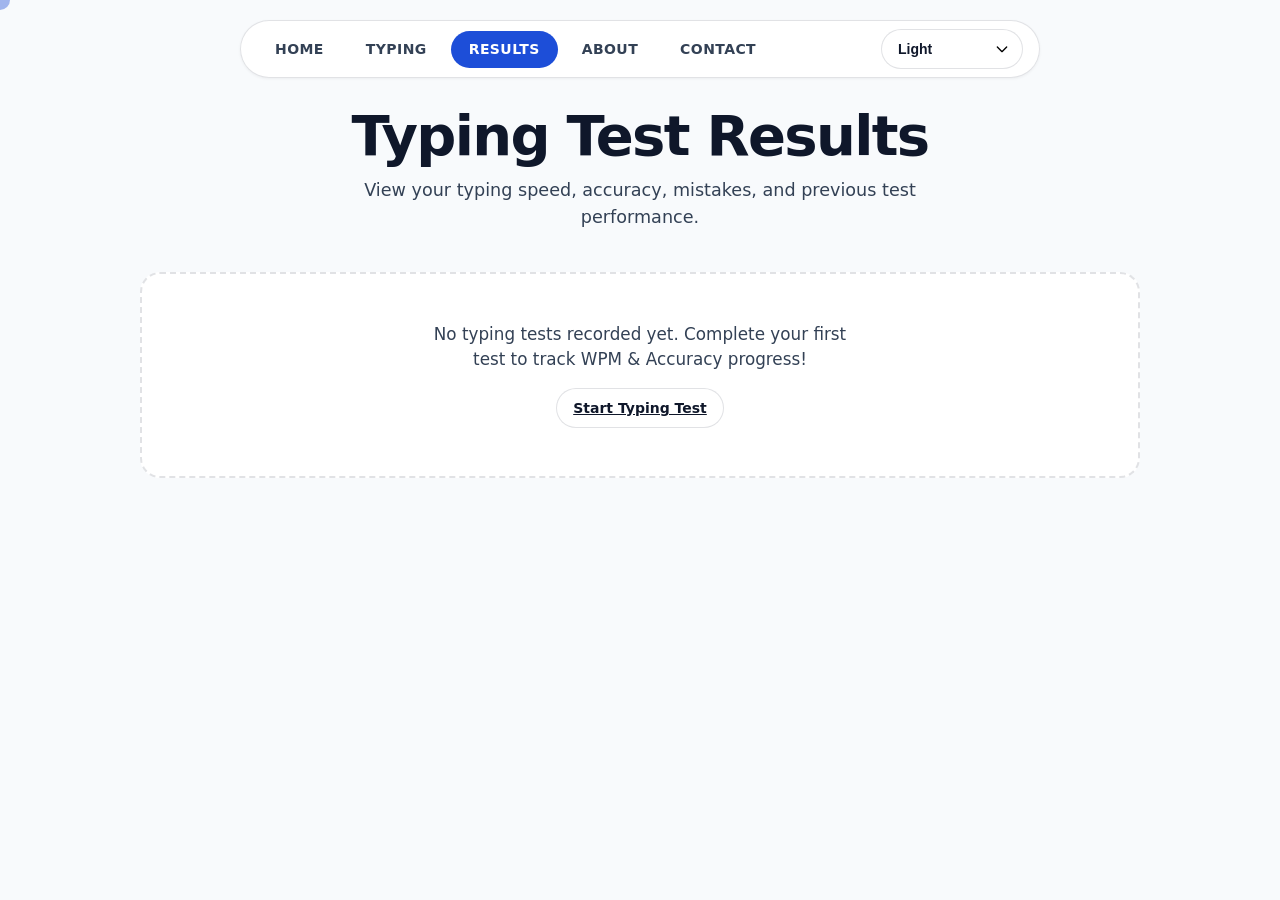
<file: result.html>
<!DOCTYPE html>
<html lang="en" dir="ltr">
<head>
<!-- Character Encoding & Technical Meta -->
<meta charset="UTF-8">
<meta name="viewport" content="width=device-width, initial-scale=1.0">
<meta http-equiv="X-UA-Compatible" content="IE=edge">

<!-- Primary SEO -->
<title>Typing Test Results — WPM & Accuracy | MastType Pro</title>
<meta name="description" content="View your MastType Pro typing test results, including WPM, accuracy, typing mistakes, test duration, and typing performance history.">
<meta name="keywords" content="typing test results, WPM calculator, typing accuracy, MastType Pro history, speed typing stats">
<meta name="robots" content="index, follow, max-image-preview:large">
<meta name="author" content="MastType Pro">
<meta name="theme-color" content="#4169e1">

<!-- Canonical URL -->
<link rel="canonical" href="https://devskora.github.io/masttype/result.html">

<!-- Open Graph / Facebook / WhatsApp -->
<meta property="og:type" content="website">
<meta property="og:title" content="Typing Test Results — MastType Pro">
<meta property="og:description" content="Track your WPM speed, accuracy rate, mistake logs, and typing performance history with MastType Pro.">
<meta property="og:url" content="https://devskora.github.io/masttype/result.html">
<meta property="og:site_name" content="MastType Pro">
<meta property="og:image" content="https://devskora.github.io/masttype/favicon.png">
<meta property="og:image:alt" content="MastType Pro Logo">
<meta property="og:image:width" content="512">
<meta property="og:image:height" content="512">

<!-- Twitter / X -->
<meta name="twitter:card" content="summary_large_image">
<meta name="twitter:title" content="Typing Test Results — MastType Pro">
<meta name="twitter:description" content="Track your typing speed, WPM, accuracy, and performance with MastType Pro.">
<meta name="twitter:image" content="https://devskora.github.io/masttype/favicon.png">
<meta name="twitter:image:alt" content="MastType Pro Logo">

<!-- Favicon & Touch Icons -->
<link rel="icon" href="./favicon.png" type="image/svg+xml">
<link rel="alternate icon" href="./favicon.png" type="image/x-icon">
<link rel="apple-touch-icon" href="./favicon.png">

<!-- Stylesheet -->
<link rel="stylesheet" href="./global.css">
<link rel="stylesheet" href="./result.css">

<!-- Structured Data (JSON-LD for Rich Search Snippets) -->
<script type="application/ld+json">
[
  {
    "@context": "https://schema.org",
    "@type": "WebPage",
    "name": "Typing Test Results — MastType Pro",
    "description": "View detailed stats of your typing speed, accuracy, and history on MastType Pro.",
    "url": "https://devskora.github.io/masttype/result.html",
    "isPartOf": {
      "@type": "WebSite",
      "name": "MastType Pro",
      "url": "https://devskora.github.io/masttype/"
    }
  },
  {
    "@context": "https://schema.org",
    "@type": "BreadcrumbList",
    "itemListElement": [
      {
        "@type": "ListItem",
        "position": 1,
        "name": "Home",
        "item": "https://devskora.github.io/masttype/index.html"
      },
      {
        "@type": "ListItem",
        "position": 2,
        "name": "Results",
        "item": "https://devskora.github.io/masttype/result.html"
      }
    ]
  }
]
</script>
</head>

<body>

<!-- Accessibility: Skip Navigation -->
<a class="skip-link" href="#main-content">
Skip to main content
</a>

<!-- Visual Decorative Cursor -->
<div class="cursor" aria-hidden="true"></div>

<!-- =========================
Header / Navigation
========================== -->
<header class="header">
<nav class="header-nav" aria-label="Main navigation">
<ul class="header-menu">
<li class="header-link-list-item">
<a href="./index.html" class="header-link">HOME</a>
</li>
<li class="header-link-list-item">
<a href="./index.html#typing" class="header-link">TYPING</a>
</li>
<li class="header-link-list-item">
<a href="./result.html" class="header-link" aria-current="page">RESULTS</a>
</li>
<li class="header-link-list-item">
<a href="./about.html" class="header-link">ABOUT</a>
</li>
<li class="header-link-list-item">
<a href="./contact.html" class="header-link">CONTACT</a>
</li>
</ul>

<!-- Theme Toggle Controls -->
<div class="theme-selector-wrapper">
<label for="theme-select" class="sr-only">Select Color Theme</label>
<select id="theme-select" class="theme-input btn" aria-label="Change Theme">
<option value="dark">Dark</option>
<option value="light">Light</option>
<option value="forest">Forest</option>
<option value="monochrome">Monochrome</option>
<option value="crimson">Crimson</option>
<option value="warm">Warm</option>
<option value="kids">Kids</option>
</select>
</div>
</nav>
</header>

<!-- =========================
Main Content
========================== -->
<main class="main" id="main-content" tabindex="-1">

<!-- Hero Section -->
<section class="hero" aria-labelledby="page-title">
<h1 id="page-title">Typing Test Results</h1>
<p>View your typing speed, accuracy, mistakes, and previous test performance.</p>
</section>

<!-- Dynamic Results Section -->
<section 
class="results" 
id="results-container"
aria-labelledby="results-heading" 
aria-live="polite" 
aria-atomic="true"
>
<h2 id="results-heading" class="sr-only">Your typing test results history</h2>
<!-- Dynamic Result Cards injected via result.js -->
</section>

</main>

<!-- Optimized Script Load -->
<script src="./dark-light.js"></script>
<script src="./result.js" type="module" defer></script>

</body>
</html>
</file>
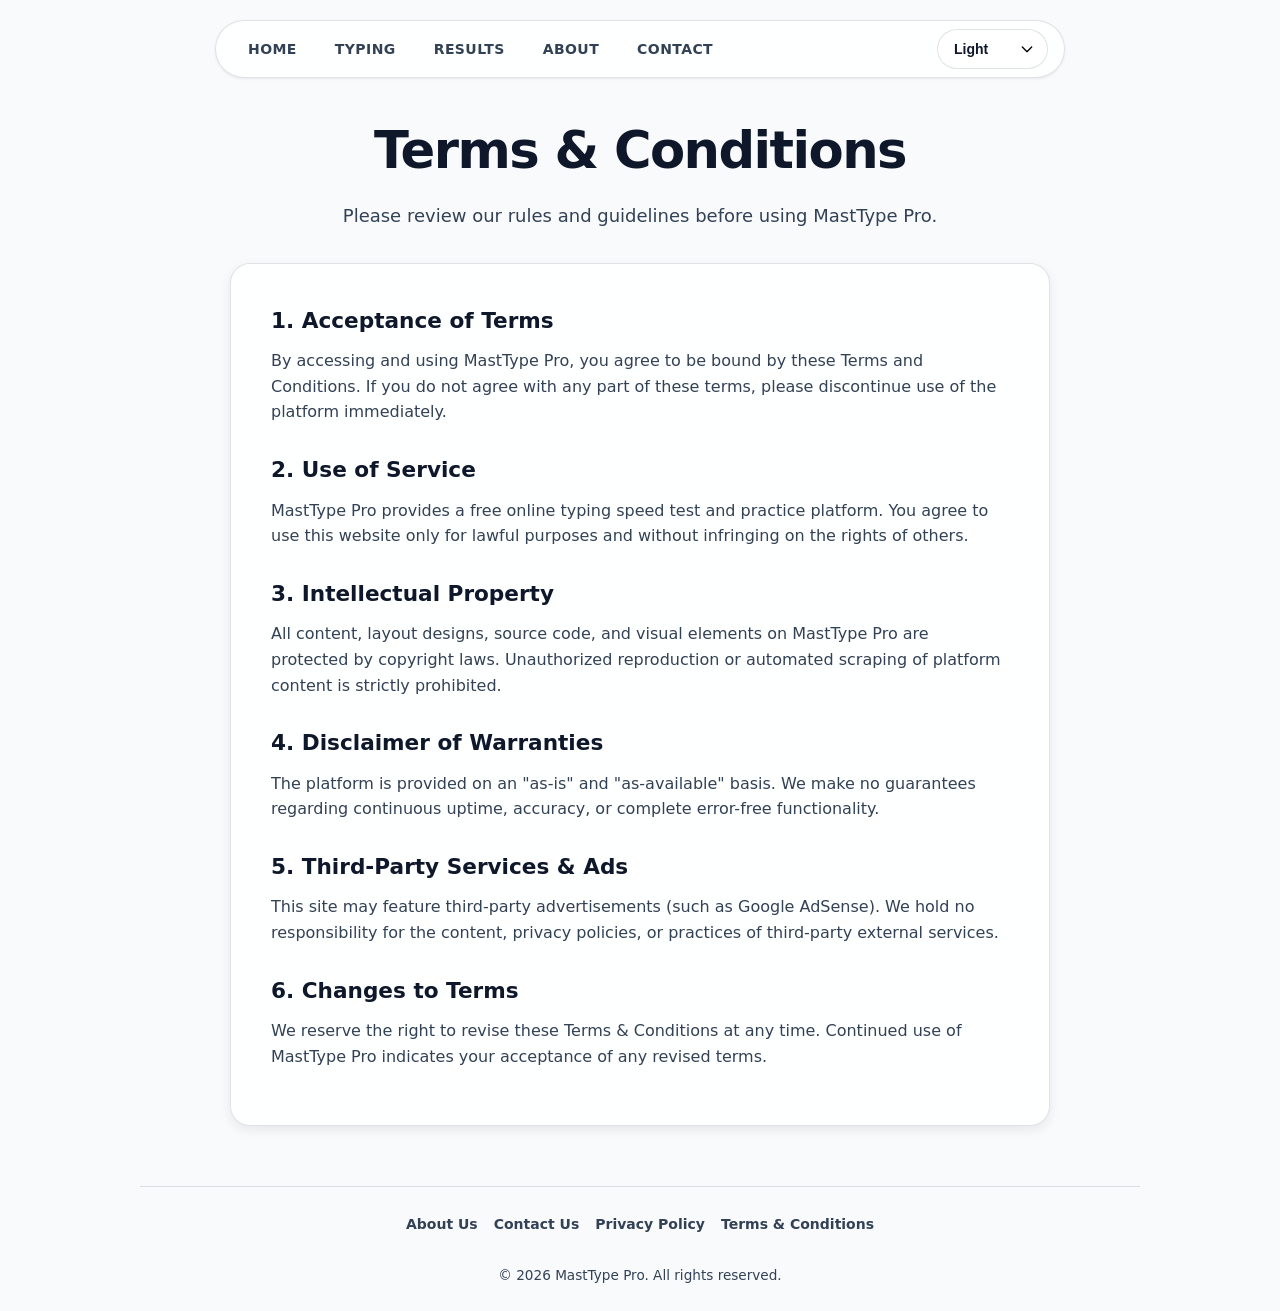
<file: terms.html>
<!doctype html>
<html lang="en" dir="ltr">
  <head>
    <meta charset="UTF-8" />
    <meta name="viewport" content="width=device-width, initial-scale=1.0" />
    <meta name="theme-color" content="#2563eb" />

    <!-- Core SEO Meta Tags -->
    <title>Terms and Conditions | MastType Pro - User Agreement & Guidelines</title>
    <meta
      name="description"
      content="Read the Terms and Conditions for MastType Pro. Understand user rights, service usage rules, privacy overview, and legal disclaimers for our typing test platform."
    />
    <meta
      name="keywords"
      content="MastType Pro terms, typing speed test terms, user agreement, website terms of service, legal disclaimer"
    />
    <meta name="robots" content="index, follow, max-image-preview:large, max-snippet:-1, max-video-preview:-1" />
    <meta name="author" content="MastType Pro" />
    <link rel="canonical" href="https://devskora.github.io/masttype/terms.html" />

    <!-- Open Graph / Social Media -->
    <meta property="og:type" content="website" />
    <meta property="og:title" content="Terms and Conditions — MastType Pro" />
    <meta
      property="og:description"
      content="Review the official terms and usage guidelines for MastType Pro free online typing speed test platform."
    />
    <meta property="og:url" content="https://devskora.github.io/masttype/terms.html" />
    <meta property="og:site_name" content="MastType Pro" />
    <meta property="og:locale" content="en_US" />
    <meta property="og:image" content="https://devskora.github.io/masttype/assets/og-image.png" />
    <meta property="og:image:alt" content="MastType Pro Terms and Conditions Header" />

    <!-- Twitter Cards -->
    <meta name="twitter:card" content="summary_large_image" />
    <meta name="twitter:title" content="Terms and Conditions — MastType Pro" />
    <meta
      name="twitter:description"
      content="Read the legal terms, conditions, and usage rules for MastType Pro."
    />
    <meta name="twitter:image" content="https://devskora.github.io/masttype/assets/og-image.png" />

    <!-- Favicon & Touch Icons -->
    <link rel="icon" href="./favicon.png" sizes="any" />
    <link rel="apple-touch-icon" href="./apple-touch-icon.png" />

    <!-- External Assets -->
    <link rel="stylesheet" href="./global.css" />

    <!-- Structured Data (JSON-LD) -->
    <script type="application/ld+json">
      {
        "@context": "https://schema.org",
        "@graph": [
          {
            "@type": "WebPage",
            "@id": "https://devskora.github.io/masttype/terms.html",
            "url": "https://devskora.github.io/masttype/terms.html",
            "name": "Terms and Conditions — MastType Pro",
            "description": "Terms and Conditions agreement and guidelines for MastType Pro users.",
            "inLanguage": "en-US",
            "isPartOf": {
              "@type": "WebApplication",
              "@id": "https://devskora.github.io/masttype/#website",
              "name": "MastType Pro",
              "url": "https://devskora.github.io/masttype/",
              "applicationCategory": "EducationalApplication",
              "operatingSystem": "All"
            },
            "breadcrumb": {
              "@type": "BreadcrumbList",
              "itemListElement": [
                {
                  "@type": "ListItem",
                  "position": 1,
                  "name": "Home",
                  "item": "https://devskora.github.io/masttype/"
                },
                {
                  "@type": "ListItem",
                  "position": 2,
                  "name": "Terms & Conditions",
                  "item": "https://devskora.github.io/masttype/terms.html"
                }
              ]
            }
          }
        ]
      }
    </script>

    <style>
      /* =========================================================
         MastType Pro — Enhanced UI/UX & Accessible Stylesheet
         ========================================================= */

      :root {
        --bg-main: #f8fafc;
        --text-main: #0f172a;
        --text-muted: #334155;

        --card-bg: rgba(255, 255, 255, 0.85);
        --card-border: rgba(15, 23, 42, 0.12);

        --accent-primary: #1d4ed8;
        --accent-hover: #1e40af;
        --focus-ring: #2563eb;

        --shadow-sm: 0 1px 3px rgba(0, 0, 0, 0.08);
        --shadow-md: 0 4px 12px rgba(0, 0, 0, 0.08);
        --shadow-lg: 0 12px 32px rgba(0, 0, 0, 0.12);

        --radius-sm: 8px;
        --radius-md: 12px;
        --radius-lg: 20px;
        --radius-pill: 999px;

        --transition-fast: 0.15s ease;
        --transition-normal: 0.25s ease;
      }

      /* Multi-Theme System Support */
      body[data-theme="dark"] {
        --bg-main: #0b0f17;
        --text-main: #f8fafc;
        --text-muted: #cbd5e1;
        --card-bg: rgba(17, 24, 39, 0.75);
        --card-border: rgba(255, 255, 255, 0.15);
        --accent-primary: #3b82f6;
        --accent-hover: #60a5fa;
      }

      body[data-theme="forest"] {
        --bg-main: #061e14;
        --text-main: #f0fdf4;
        --text-muted: #a7f3d0;
        --card-bg: rgba(6, 44, 29, 0.8);
        --card-border: rgba(52, 211, 153, 0.2);
        --accent-primary: #10b981;
        --accent-hover: #34d399;
      }

      body[data-theme="crimson"] {
        --bg-main: #1a0507;
        --text-main: #fff1f2;
        --text-muted: #fecdd3;
        --card-bg: rgba(45, 10, 15, 0.8);
        --card-border: rgba(244, 63, 94, 0.2);
        --accent-primary: #f43f5e;
        --accent-hover: #fb7185;
      }

      body[data-theme="warm"] {
        --bg-main: #fffbe8;
        --text-main: #422006;
        --text-muted: #78350f;
        --card-bg: rgba(254, 243, 199, 0.7);
        --card-border: rgba(180, 83, 9, 0.15);
        --accent-primary: #d97706;
        --accent-hover: #b45309;
      }

      /* Base Setup */
      *, *::before, *::after {
        margin: 0;
        padding: 0;
        box-sizing: border-box;
      }

      html {
        scroll-behavior: smooth;
        font-family: system-ui, -apple-system, BlinkMacSystemFont, "Segoe UI", Roboto, Oxygen, Ubuntu, Cantarell, sans-serif;
      }

      body {
        min-height: 100vh;
        display: flex;
        flex-direction: column;
        align-items: center;
        background-color: var(--bg-main);
        color: var(--text-main);
        transition: background-color var(--transition-normal), color var(--transition-normal);
        line-height: 1.6;
      }

      /* Accessibility Utilities */
      .sr-only {
        position: absolute;
        width: 1px;
        height: 1px;
        padding: 0;
        margin: -1px;
        overflow: hidden;
        clip: rect(0, 0, 0, 0);
        white-space: nowrap;
        border: 0;
      }

      .skip-link {
        position: fixed;
        top: -100px;
        left: 20px;
        z-index: 9999;
        padding: 12px 20px;
        border-radius: var(--radius-pill);
        background: var(--accent-primary);
        color: #ffffff !important;
        font-weight: 700;
        text-decoration: none;
        box-shadow: var(--shadow-md);
        transition: top var(--transition-fast);
      }

      .skip-link:focus {
        top: 20px;
      }

      button:focus-visible,
      a:focus-visible,
      select:focus-visible {
        outline: 3px solid var(--focus-ring);
        outline-offset: 3px;
      }

      /* Header & Navigation */
      .header {
        width: min(92%, 850px);
        margin: 20px auto 0;
        padding: 8px 16px;
        background: var(--card-bg);
        border: 1px solid var(--card-border);
        border-radius: var(--radius-pill);
        backdrop-filter: blur(16px);
        -webkit-backdrop-filter: blur(16px);
        box-shadow: var(--shadow-sm);
      }

      .header-nav {
        display: flex;
        justify-content: space-between;
        align-items: center;
        width: 100%;
        gap: 12px;
      }

      .header-nav ul {
        list-style: none;
        display: flex;
        align-items: center;
        gap: 6px;
        flex-wrap: wrap;
      }

      .header-link {
        display: inline-block;
        padding: 8px 16px;
        border-radius: var(--radius-pill);
        font-size: 0.875rem;
        font-weight: 700;
        letter-spacing: 0.03em;
        color: var(--text-muted);
        text-decoration: none;
        transition: color var(--transition-fast), background var(--transition-fast);
      }

      .header-link:hover {
        color: var(--text-main);
        background: rgba(148, 163, 184, 0.16);
      }

      .header-link[aria-current="page"] {
        color: #ffffff;
        background: var(--accent-primary);
      }

      .theme-select {
        padding: 6px 12px;
        border-radius: var(--radius-pill);
        border: 1px solid var(--card-border);
        background: var(--card-bg);
        color: var(--text-main);
        font-weight: 600;
        font-size: 0.85rem;
        cursor: pointer;
      }

      /* Main Content & Hero Section */
      .main {
        width: min(1000px, 92%);
        display: flex;
        flex-direction: column;
        align-items: center;
        padding: 32px 0 60px;
        flex: 1;
      }

      .hero {
        text-align: center;
        margin-bottom: 32px;
        max-width: 680px;
      }

      .hero h1 {
        font-size: clamp(2.2rem, 5vw, 3.2rem);
        font-weight: 800;
        letter-spacing: -0.03em;
        color: var(--text-main);
      }

      .hero p {
        margin-top: 10px;
        color: var(--text-muted);
        font-size: clamp(1rem, 1.8vw, 1.125rem);
      }

      .terms-container {
        width: 100%;
        max-width: 820px;
        padding: clamp(24px, 4vw, 40px);
        background: var(--card-bg);
        border: 1px solid var(--card-border);
        border-radius: var(--radius-lg);
        box-shadow: var(--shadow-md);
        backdrop-filter: blur(12px);
        -webkit-backdrop-filter: blur(12px);
      }

      .terms-content {
        color: var(--text-main);
      }

      .terms-content h2 {
        font-size: 1.35rem;
        font-weight: 700;
        margin-top: 28px;
        margin-bottom: 10px;
        color: var(--text-main);
      }

      .terms-content h2:first-child {
        margin-top: 0;
      }

      .terms-content p {
        color: var(--text-muted);
        margin-bottom: 16px;
      }

      /* Footer */
      .footer {
        width: min(92%, 1000px);
        margin-top: auto;
        padding: 24px 0;
        border-top: 1px solid var(--card-border);
        display: flex;
        flex-direction: column;
        align-items: center;
        gap: 12px;
        text-align: center;
      }

      .footer-links {
        list-style: none;
        display: flex;
        gap: 16px;
        flex-wrap: wrap;
        justify-content: center;
      }

      .footer-links a {
        color: var(--text-muted);
        text-decoration: none;
        font-size: 0.875rem;
        font-weight: 600;
        transition: color var(--transition-fast);
      }

      .footer-links a:hover {
        color: var(--accent-primary);
      }

      .footer p {
        font-size: 0.85rem;
        color: var(--text-muted);
      }

      @media (prefers-reduced-motion: reduce) {
        *, *::before, *::after {
          scroll-behavior: auto !important;
          transition-duration: 0.01ms !important;
          animation-duration: 0.01ms !important;
        }
      }
    </style>
  </head>

  <body data-theme="dark">
    <!-- Skip Navigation -->
    <a class="skip-link" href="#main-content">Skip to main content</a>

    <header class="header">
      <nav class="header-nav" aria-label="Main navigation">
        <ul>
          <li><a href="./index.html" class="header-link">HOME</a></li>
          <li><a href="./index.html#typing" class="header-link">TYPING</a></li>
          <li><a href="./result.html" class="header-link">RESULTS</a></li>
          <li><a href="./about.html" class="header-link">ABOUT</a></li>
          <li><a href="./contact.html" class="header-link">CONTACT</a></li>
        </ul>

        <div class="theme-selector-wrapper">
          <label for="theme-select" class="sr-only">Choose Visual Theme</label>
          <select id="theme-select" class="theme-input btn">
            <option value="dark">Dark</option>
            <option value="light">Light</option>
            <option value="forest">Forest</option>
            <option value="crimson">Crimson</option>
            <option value="warm">Warm</option>
          </select>
        </div>
      </nav>
    </header>

    <main class="main" id="main-content" tabindex="-1">
      <section class="hero" aria-labelledby="page-title">
        <h1 id="page-title">Terms & Conditions</h1>
        <p>Please review our rules and guidelines before using MastType Pro.</p>
      </section>

      <section class="terms-container" aria-label="Terms and Conditions Content">
        <article class="terms-content">
          <h2>1. Acceptance of Terms</h2>
          <p>
            By accessing and using MastType Pro, you agree to be bound by these Terms and Conditions. If you do not agree with any part of these terms, please discontinue use of the platform immediately.
          </p>

          <h2>2. Use of Service</h2>
          <p>
            MastType Pro provides a free online typing speed test and practice platform. You agree to use this website only for lawful purposes and without infringing on the rights of others.
          </p>

          <h2>3. Intellectual Property</h2>
          <p>
            All content, layout designs, source code, and visual elements on MastType Pro are protected by copyright laws. Unauthorized reproduction or automated scraping of platform content is strictly prohibited.
          </p>

          <h2>4. Disclaimer of Warranties</h2>
          <p>
            The platform is provided on an "as-is" and "as-available" basis. We make no guarantees regarding continuous uptime, accuracy, or complete error-free functionality.
          </p>

          <h2>5. Third-Party Services & Ads</h2>
          <p>
            This site may feature third-party advertisements (such as Google AdSense). We hold no responsibility for the content, privacy policies, or practices of third-party external services.
          </p>

          <h2>6. Changes to Terms</h2>
          <p>
            We reserve the right to revise these Terms & Conditions at any time. Continued use of MastType Pro indicates your acceptance of any revised terms.
          </p>
        </article>
      </section>
    </main>

    <footer class="footer" role="contentinfo">
      <nav aria-label="Footer navigation">
        <ul class="footer-links">
          <li><a href="./about.html">About Us</a></li>
          <li><a href="./contact.html">Contact Us</a></li>
          <li><a href="./privacy-policy.html">Privacy Policy</a></li>
          <li><a href="./terms.html" aria-current="page">Terms & Conditions</a></li>
        </ul>
      </nav>
      <p>&copy; 2026 MastType Pro. All rights reserved.</p>
    </footer>

    <script>
      // Accessibility & Theme Switcher logic
      const themeSelect = document.getElementById('theme-select');
      
      themeSelect?.addEventListener('change', (e) => {
        const theme = e.target.value;
        document.body.setAttribute('data-theme', theme);
        localStorage.setItem('masttype-theme', theme);
      });

      // Load saved theme
      const savedTheme = localStorage.getItem('masttype-theme') || 'dark';
      if (themeSelect) {
        themeSelect.value = savedTheme;
        document.body.setAttribute('data-theme', savedTheme);
      }
    </script>
    <script src="./dark-light.js" defer></script>
  </body>
</html>
</file>
<file: global.css>
/* ------------------------- 
   GLOBAL CSS & THEMES (ACCESSIBLE & OPTIMIZED)
------------------------- */

:root {
  --bg-main: #f8fafc;
  --text-main: #0f172a;
  --text-muted: #334155; /* Higher contrast ratio */

  --card-bg: rgba(255, 255, 255, 0.9);
  --card-border: rgba(15, 23, 42, 0.12);

  --accent-primary: #1d4ed8; /* Darker blue for contrast */
  --accent-hover: #1e40af;
  --accent-text: #ffffff;

  --correct-color: #065f46;
  --correct-bg: rgba(16, 185, 129, 0.15);
  --incorrect-color: #991b1b;
  --incorrect-bg: rgba(239, 68, 68, 0.15);

  --disabled-bg: #e2e8f0;
  --disabled-color: #64748b;

  --shadow-sm: 0 1px 3px rgba(0, 0, 0, 0.05);
  --shadow-md: 0 4px 12px rgba(0, 0, 0, 0.08);
  --shadow-lg: 0 12px 32px rgba(0, 0, 0, 0.12);

  --radius-sm: 8px;
  --radius-md: 12px;
  --radius-lg: 20px;
  --radius-pill: 999px;
  --radius-full-round: 50%;
  
  --transition-fast: 0.15s ease;
  --transition-normal: 0.25s ease;
}

/* Dark Theme */
body[data-theme="dark"] {
  --bg-main: #0b0f17;
  --text-main: #f8fafc;
  --text-muted: #cbd5e1; /* Increased contrast from #94a3b8 */

  --card-bg: rgba(17, 24, 39, 0.85);
  --card-border: rgba(255, 255, 255, 0.15);

  --accent-primary: #3b82f6;
  --accent-hover: #60a5fa;
  --accent-text: #0b0f17;

  --correct-color: #34d399;
  --incorrect-color: #f87171;

  --disabled-bg: #1e293b;
  --disabled-color: #64748b;
}

/* Warm Theme */
body[data-theme='warm'] {
  --bg-main: #fdfbf7;
  --text-main: #2d241e;
  --text-muted: #574c43;

  --card-bg: rgba(255, 250, 245, 0.95);
  --card-border: rgba(67, 48, 32, 0.12);

  --accent-primary: #b45309; /* Darker amber for contrast */
  --accent-hover: #92400e;
  --accent-text: #ffffff;

  --correct-color: #065f46;
  --correct-bg: rgba(5, 150, 105, 0.12);
  --incorrect-color: #991b1b;
  --incorrect-bg: rgba(220, 38, 38, 0.12);

  --disabled-bg: #e7e0d8;
  --disabled-color: #786c63;
}

/* Kids Theme */
body[data-theme='kids'] {
  --bg-main: #fefce8;
  --text-main: #000000;
  --text-muted: #1c1917;

  --card-bg: #ffffff;
  --card-border: #15803d;

  --accent-primary: #15803d;
  --accent-hover: #166534;
  --accent-text: #ffffff;

  --correct-color: #14532d;
  --correct-bg: #bbf7d0;
  --incorrect-color: #7f1d1d;
  --incorrect-bg: #fecaca;

  --disabled-bg: #e7e5e4;
  --disabled-color: #57534e;

  --shadow-sm: 0 2px 0 #000;
  --shadow-md: 0 4px 0 #000;
  --shadow-lg: 0 8px 0 #000;

  --radius-sm: 6px;
  --radius-md: 10px;
  --radius-lg: 14px;
  --radius-pill: 999px;
}

/* Crimson Theme */
body[data-theme='crimson'] {
  --bg-main: #18090a;
  --text-main: #fef2f2;
  --text-muted: #fca5a5;

  --card-bg: rgba(45, 10, 15, 0.85);
  --card-border: rgba(239, 68, 68, 0.3);

  --accent-primary: #ef4444;
  --accent-hover: #f87171;
  --accent-text: #18090a;

  --incorrect-color: #fca5a5;
  --incorrect-bg: rgba(239, 68, 68, 0.2);
  --correct-color: #86efac;
  --correct-bg: rgba(34, 197, 94, 0.2);

  --disabled-bg: #3c1518;
  --disabled-color: #991b1b;
}

/* Forest Theme */
body[data-theme='forest'] {
  --bg-main: #06150d;
  --text-main: #f0fdf4;
  --text-muted: #a7f3d0;

  --card-bg: rgba(11, 38, 23, 0.85);
  --card-border: rgba(34, 197, 94, 0.3);

  --accent-primary: #10b981;
  --accent-hover: #34d399;
  --accent-text: #06150d;

  --correct-color: #6ee7b7;
  --correct-bg: rgba(52, 211, 153, 0.2);
  --incorrect-color: #fca5a5;
  --incorrect-bg: rgba(248, 113, 113, 0.2);

  --disabled-bg: #0f3922;
  --disabled-color: #166534;
}

/* Monochrome Theme */
body[data-theme='monochrome'] {
  --bg-main: #121212;
  --text-main: #ffffff;
  --text-muted: #d4d4d8;

  --card-bg: rgba(24, 24, 27, 0.9);
  --card-border: rgba(255, 255, 255, 0.25);

  --accent-primary: #f4f4f5;
  --accent-hover: #ffffff;
  --accent-text: #000000;

  --correct-color: #ffffff;
  --correct-bg: rgba(255, 255, 255, 0.2);
  --incorrect-color: #a1a1aa;
  --incorrect-bg: rgba(113, 113, 122, 0.3);

  --disabled-bg: #27272a;
  --disabled-color: #71717a;
}

/* -------------------------
   ACCESSIBILITY & UI UTILITIES
------------------------- */

/* Screen Reader Only Utility */
.sr-only {
  position: absolute;
  width: 1px;
  height: 1px;
  padding: 0;
  margin: -1px;
  overflow: hidden;
  clip: rect(0, 0, 0, 0);
  white-space: nowrap;
  border: 0;
}

/* Focus Visible (Keyboard Accessibility) */
button:focus-visible,
select:focus-visible,
a:focus-visible {
  outline: 3px solid var(--accent-primary);
  outline-offset: 2px;
}

/* Base Body Fixes */
body {
  background-color: var(--bg-main);
  color: var(--text-main);
  margin: 0;
  font-family: system-ui, -apple-system, BlinkMacSystemFont, 'Segoe UI', Roboto, Oxygen, Ubuntu, Cantarell, sans-serif;
  overflow-x: hidden;
}

/* Header & Scroll Fixes */
.header {
  overflow-x: auto;
  scrollbar-width: thin;
}

.header::-webkit-scrollbar {
  height: 4px;
}

.header::-webkit-scrollbar-thumb {
  background: var(--card-border);
  border-radius: var(--radius-pill);
}

/* Buttons & Select Inputs */
.btn {
  height: 40px;
  padding: 0 16px;
  border: 1px solid var(--card-border);
  border-radius: var(--radius-pill);
  background: var(--card-bg);
  color: var(--text-main);
  cursor: pointer;
  font-size: 0.875rem;
  font-weight: 600;
  display: inline-flex;
  align-items: center;
  justify-content: center;
  gap: 8px;
  transition: all var(--transition-fast);
}

.btn:hover {
  border-color: var(--accent-primary);
}

select.btn {
  appearance: none;
  -webkit-appearance: none;
  padding-right: 36px;
  background-image: url("data:image/svg+xml,%3Csvg xmlns='http://www.w3.org/2000/svg' fill='none' viewBox='0 0 24 24' stroke='currentColor'%3E%3Cpath stroke-linecap='round' stroke-linejoin='round' stroke-width='2' d='M19 9l-7 7-7-7'%3E%3C/path%3E%3C/svg%3E");
  background-position: right 12px center;
  background-size: 16px;
  background-repeat: no-repeat;
}

select.btn option {
  background-color: var(--bg-main);
  color: var(--text-main);
}

/* Footer Styles */
.footer {
  margin-top: 3rem;
  padding: 2rem 1rem;
  border-top: 1px solid var(--card-border);
  text-align: center;
  color: var(--text-muted);
}

.footer-links {
  list-style: none;
  padding: 0;
  margin: 0 0 1rem 0;
  display: flex;
  justify-content: center;
  gap: 1.5rem;
  flex-wrap: wrap;
}

.footer-links a {
  color: var(--text-main);
  text-decoration: none;
  transition: color var(--transition-fast);
}

.footer-links a:hover {
  color: var(--accent-primary);
  text-decoration: underline;
}

/* Legal Pages */
.legal-page {
  max-width: 800px;
  margin: 2rem auto;
  padding: 0 1.5rem;
  line-height: 1.7;
}

.legal-page h1 {
  font-size: 2rem;
  margin-bottom: 1.5rem;
  color: var(--text-main);
}

.legal-page h2 {
  font-size: 1.4rem;
  margin-top: 1.75rem;
  margin-bottom: 0.75rem;
  color: var(--text-main);
}

.legal-page p, 
.legal-page ul {
  margin-bottom: 1rem;
  color: var(--text-muted);
}
</file>
<file: style.css>
/* =========================================================
   MastType Pro — Refactored UI/UX & Accessible Stylesheet
   ========================================================= */

/* -------------------------
   Reset & Base Setup
   ------------------------- */
*,
*::before,
*::after {
  margin: 0;
  padding: 0;
  box-sizing: border-box;
}

html {
  scroll-behavior: smooth;
  font-family: system-ui, -apple-system, BlinkMacSystemFont, "Segoe UI", Roboto, Oxygen, Ubuntu, Cantarell, sans-serif;
  -webkit-text-size-adjust: 100%;
}

body {
  min-height: 100vh;
  display: flex;
  flex-direction: column;
  align-items: center;
  background-color: var(--bg-main);
  color: var(--text-main);
  transition: background-color var(--transition-normal), color var(--transition-normal);
  line-height: 1.5;
  text-rendering: optimizeLegibility;
  -webkit-font-smoothing: antialiased;
}

/* -------------------------
   Accessibility Utilities
   ------------------------- */
.sr-only {
  position: absolute;
  width: 1px;
  height: 1px;
  padding: 0;
  margin: -1px;
  overflow: hidden;
  clip: rect(0, 0, 0, 0);
  white-space: nowrap;
  border: 0;
}

.skip-link {
  position: fixed;
  top: -100px;
  left: 20px;
  z-index: 9999;
  padding: 10px 18px;
  border-radius: var(--radius-pill);
  background: var(--accent-primary);
  color: var(--accent-text) !important;
  font-weight: 700;
  text-decoration: none;
  box-shadow: var(--shadow-md);
  transition: top var(--transition-fast);
}

.skip-link:focus {
  top: 20px;
  outline: 3px solid var(--text-main);
  outline-offset: 2px;
}

button:focus-visible,
a:focus-visible,
select:focus-visible,
input:focus-visible {
  outline: 3px solid var(--accent-primary);
  outline-offset: 2px;
}

/* -------------------------
   Header & Navigation
   ------------------------- */
.header {
  width: min(92%, 800px);
  margin: 20px auto 0;
  padding: 8px 16px;
  display: flex;
  align-items: center;
  justify-content: space-between;
  background: var(--card-bg);
  border: 1px solid var(--card-border);
  border-radius: var(--radius-pill);
  backdrop-filter: blur(16px);
  -webkit-backdrop-filter: blur(16px);
  box-shadow: var(--shadow-sm);
  overflow-x: auto;
  scrollbar-width: thin;
}

.header::-webkit-scrollbar {
  height: 4px;
}

.header::-webkit-scrollbar-thumb {
  background: var(--card-border);
  border-radius: var(--radius-pill);
}

.header-nav {
  display: flex;
  justify-content: space-between;
  width: 100%;
  align-items: center;
}

.header-nav ul {
  list-style: none;
  display: flex;
  align-items: center;
  gap: 6px;
}

.header-link {
  display: inline-flex;
  align-items: center;
  padding: 8px 18px;
  border-radius: var(--radius-pill);
  font-size: 0.875rem;
  font-weight: 700;
  letter-spacing: 0.02em;
  color: var(--text-muted);
  text-decoration: none;
  transition: color var(--transition-fast), background-color var(--transition-fast);
}

.header-link:hover {
  color: var(--text-main);
  background: rgba(148, 163, 184, 0.12);
}

.header-link[aria-current="page"] {
  color: var(--accent-text);
  background: var(--accent-primary);
}

/* -------------------------
   Main Layout & Hero Section
   ------------------------- */
.main {
  width: min(1000px, 92%);
  display: flex;
  flex-direction: column;
  align-items: center;
  padding: 24px 0 60px;
  flex: 1 0 auto;
}

.hero {
  text-align: center;
  margin-bottom: 32px;
  max-width: 640px;
}

.hero h1 {
  font-size: clamp(2.2rem, 5vw, 3.5rem);
  font-weight: 800;
  letter-spacing: -0.03em;
  color: var(--text-main);
  line-height: 1.15;
}

.hero p {
  margin-top: 8px;
  color: var(--text-muted);
  font-size: clamp(0.95rem, 1.8vw, 1.1rem);
}

/* -------------------------
   Typing Controls & Settings
   ------------------------- */
.typing {
  width: 100%;
  display: flex;
  flex-direction: column;
  align-items: center;
}

.sub-heading {
  margin-bottom: 16px;
  font-size: clamp(1.2rem, 2.5vw, 1.5rem);
  font-weight: 700;
}

.setting {
  display: flex;
  align-items: center;
  justify-content: center;
  gap: 12px;
  padding: 8px 12px;
  background: var(--card-bg);
  border: 1px solid var(--card-border);
  border-radius: var(--radius-pill);
  box-shadow: var(--shadow-sm);
  margin-bottom: 28px;
  flex-wrap: wrap;
}

.sub-setting {
  display: flex;
  align-items: center;
  gap: 8px;
}

.btn {
  height: 40px;
  padding: 0 16px;
  border: 1px solid var(--card-border);
  border-radius: var(--radius-pill);
  background: var(--card-bg);
  color: var(--text-main);
  cursor: pointer;
  font-size: 0.875rem;
  font-weight: 600;
  display: inline-flex;
  align-items: center;
  justify-content: center;
  gap: 6px;
  transition: all var(--transition-fast);
}

.btn:hover:not(:disabled) {
  border-color: var(--accent-primary);
  color: var(--text-main);
  background: rgba(148, 163, 184, 0.12);
}

.btn[aria-pressed="true"] {
  background: var(--accent-primary);
  color: var(--accent-text);
  border-color: var(--accent-primary);
}

.btn:disabled {
  background: var(--disabled-bg);
  color: var(--disabled-color);
  opacity: 0.6;
  cursor: not-allowed;
  border-color: transparent;
}

select.btn {
  appearance: none;
  -webkit-appearance: none;
  padding-right: 36px;
  background-image: url("data:image/svg+xml,%3Csvg xmlns='http://www.w3.org/2000/svg' fill='none' viewBox='0 0 24 24' stroke='currentColor'%3E%3Cpath stroke-linecap='round' stroke-linejoin='round' stroke-width='2' d='M19 9l-7 7-7-7'%3E%3C/path%3E%3C/svg%3E");
  background-position: right 12px center;
  background-size: 16px;
  background-repeat: no-repeat;
}

select.btn option {
  background-color: var(--bg-main);
  color: var(--text-main);
}

/* -------------------------
   Typing Workspace & Text Area
   ------------------------- */
.paragraph-area {
  width: 100%;
  position: relative;
  display: flex;
  flex-direction: column;
  align-items: center;
  padding: clamp(20px, 4vw, 36px);
  background: var(--card-bg);
  border: 1px solid var(--card-border);
  border-radius: var(--radius-lg);
  box-shadow: var(--shadow-md);
  backdrop-filter: blur(12px);
  -webkit-backdrop-filter: blur(12px);
}

.paragraph {
  width: 100%;
  max-height: 45vh;
  overflow-y: auto;
  font-size: clamp(1.15rem, 2.2vw, 1.45rem);
  line-height: 1.7;
  letter-spacing: 0.02em;
  font-weight: 600;
  user-select: none;
  word-break: break-word;
  padding-bottom: 12px;
  scrollbar-width: thin;
}

.paragraph::-webkit-scrollbar {
  width: 6px;
}

.paragraph::-webkit-scrollbar-thumb {
  background: var(--card-border);
  border-radius: var(--radius-pill);
}

/* Character States Alignment */
.type-able-paragraph-characters,
.wrong-character,
.typed-character {
  min-width: 1ch;
  height: auto;
  text-align: center;
  display: inline-block;
  border-radius: 3px;
  transition: color var(--transition-fast), background-color var(--transition-fast);
}

.typed-character {
  color: var(--correct-color);
  background-color: var(--correct-bg);
  font-weight: 600;
}

.wrong-character {
  color: var(--incorrect-color);
  background-color: var(--incorrect-bg);
  padding: 0 0px;
}

/* Input Container & Sticky Controls */
.input-container {
  width: 100%;
  max-width: 500px;
  display: flex;
  align-items: center;
  gap: 10px;
  position: sticky;
  bottom: 16px;
  margin-top: 16px;
  z-index: 10;
}

.user-input {
  flex: 1;
  height: 44px;
  padding: 0 18px;
  font-size: 1rem;
  border: 1px solid var(--card-border);
  border-radius: var(--radius-pill);
  background: var(--bg-main);
  color: var(--text-main);
  box-shadow: var(--shadow-md);
  transition: border-color var(--transition-fast), box-shadow var(--transition-fast);
}

.user-input:focus {
  border-color: var(--accent-primary);
  box-shadow: 0 0 0 3px rgba(59, 130, 246, 0.25);
}

.restart {
  width: 44px;
  height: 44px;
  flex-shrink: 0;
  display: flex;
  align-items: center;
  justify-content: center;
  padding: 0;
  border: 1px solid var(--card-border);
  border-radius: var(--radius-full-round);
  background: var(--card-bg);
  color: var(--text-main);
  box-shadow: var(--shadow-sm);
  cursor: pointer;
  transition: transform var(--transition-fast), background-color var(--transition-fast), border-color var(--transition-fast);
}

.restart:hover {
  transform: rotate(45deg);
  border-color: var(--accent-primary);
  background: rgba(148, 163, 184, 0.15);
}

.restart svg {
  width: 20px;
  height: 20px;
}

/* -------------------------
   Custom Pointer & Motion Utilities
   ------------------------- */
.cursor {
  position: fixed;
  width: 20px;
  height: 20px;
  top: 0;
  left: 0;
  border-radius: 50%;
  background: var(--accent-primary);
  pointer-events: none;
  transform: translate(-50%, -50%);
  z-index: 999;
  opacity: 0.4;
  transition: transform 0.05s ease-out;
}

@media (hover: none), (pointer: coarse) {
  .cursor {
    display: none !important;
  }
}

@media (prefers-reduced-motion: reduce) {
  *,
  *::before,
  *::after {
    scroll-behavior: auto !important;
    transition-duration: 0.01ms !important;
    animation-duration: 0.01ms !important;
  }
  .cursor {
    display: none !important;
  }
}

/* -------------------------
   Results Modal
   ------------------------- */
.test-result {
  position: fixed;
  top: 50%;
  left: 50%;
  transform: translate(-50%, -50%);
  width: min(90vw, 480px);
  max-height: 85vh;
  overflow-y: auto;
  padding: clamp(20px, 4vw, 32px);
  display: flex;
  flex-direction: column;
  align-items: center;
  gap: 20px;
  border: 1px solid var(--card-border);
  border-radius: var(--radius-lg);
  background: var(--card-bg);
  backdrop-filter: blur(20px);
  -webkit-backdrop-filter: blur(20px);
  box-shadow: var(--shadow-lg);
  z-index: 1000;
}

.result-grid {
  width: 100%;
  display: grid;
  grid-template-columns: repeat(2, 1fr);
  gap: 12px;
}

.result-item {
  display: flex;
  flex-direction: column;
  align-items: center;
  justify-content: center;
  padding: 12px;
  background: rgba(148, 163, 184, 0.08);
  border: 1px solid var(--card-border);
  border-radius: var(--radius-md);
  text-align: center;
}

.result-grid dt {
  font-size: 0.85rem;
  color: var(--text-muted);
  margin-bottom: 4px;
}

.result-grid dd {
  font-size: 1.25rem;
  font-weight: 800;
  color: var(--text-main);
}

.result-restart-btn {
  width: 100%;
  border: 1px solid var(--card-border);
  background: var(--accent-primary);
  color: var(--accent-text);
}

.result-restart-btn:hover {
  background: var(--accent-hover);
  color: var(--accent-text);
}

/* Keyframes for Character Typing Feedback */
@keyframes wrong-character-flash {
  0% {
    color: var(--incorrect-color);
    background-color: var(--incorrect-bg);
  }
  100% {
    color: var(--incorrect-color);
    background-color: transparent;
  }
}

@keyframes correct-character-flash {
  0% {
    color: var(--accent-primary);
    background-color: var(--correct-bg);
  }
  100% {
    color: var(--correct-color);
    background-color: transparent;
  }
}

/* -------------------------
   Footer & Legal Pages
   ------------------------- */
.footer {
  margin-top: auto;
  width: 100%;
  padding: 2rem 1rem;
  border-top: 1px solid var(--card-border);
  text-align: center;
  color: var(--text-muted);
}

.footer-links {
  list-style: none;
  padding: 0;
  margin: 0 0 1rem 0;
  display: flex;
  justify-content: center;
  gap: 1.5rem;
  flex-wrap: wrap;
}

.footer-links a {
  color: var(--text-main);
  text-decoration: none;
  font-weight: 500;
  transition: color var(--transition-fast);
}

.footer-links a:hover {
  color: var(--accent-primary);
  text-decoration: underline;
}

.legal-page {
  max-width: 800px;
  margin: 2rem auto;
  padding: 0 1.5rem;
  line-height: 1.7;
}

.legal-page h1 {
  font-size: 2rem;
  margin-bottom: 1.5rem;
  color: var(--text-main);
}

.legal-page h2 {
  font-size: 1.4rem;
  margin-top: 1.75rem;
  margin-bottom: 0.75rem;
  color: var(--text-main);
}

.legal-page p,
.legal-page ul {
  margin-bottom: 1rem;
  color: var(--text-muted);
}

/* Responsive Viewports Optimization */
@media (max-width: 600px) {
  .paragraph {
    max-height: 35vh;
  }
  
  .result-grid {
    grid-template-columns: 1fr;
  }
}
</file>
<file: result.css>
/* =========================================================
   MastType Pro — Unified Result Page Stylesheet
   Refactored for WCAG 2.1 AA/AAA Compliance & Zero-CLS Performance
   ========================================================= */

/* -------------------------
   Root Variables & Themes
   ------------------------- */
:root {
  --bg-main: #f8fafc;
  --text-main: #0f172a;
  --text-muted: #334155; /* Contrast ratio enhanced for WCAG AA */

  --card-bg: rgba(255, 255, 255, 0.9);
  --card-border: rgba(15, 23, 42, 0.12);

  --accent-primary: #1d4ed8; /* Dark blue for 4.5:1 contrast */
  --accent-hover: #1e40af;
  --accent-text: #ffffff;

  --correct-color: #065f46;
  --correct-bg: rgba(16, 185, 129, 0.15);
  --incorrect-color: #991b1b;
  --incorrect-bg: rgba(239, 68, 68, 0.15);

  --disabled-bg: rgba(148, 163, 184, 0.16);
  --disabled-color: #64748b;

  --shadow-sm: 0 1px 3px rgba(0, 0, 0, 0.05);
  --shadow-md: 0 4px 12px rgba(0, 0, 0, 0.08);
  --shadow-lg: 0 12px 32px rgba(0, 0, 0, 0.12);

  --radius-sm: 8px;
  --radius-md: 12px;
  --radius-lg: 20px;
  --radius-pill: 999px;

  --transition-fast: 0.15s ease;
  --transition-normal: 0.25s ease;
}

body[data-theme="dark"],
body[data-is-dark="true"] {
  --bg-main: #0b0f17;
  --text-main: #f8fafc;
  --text-muted: #cbd5e1;

  --card-bg: rgba(17, 24, 39, 0.85);
  --card-border: rgba(255, 255, 255, 0.15);

  --accent-primary: #3b82f6;
  --accent-hover: #60a5fa;
  --accent-text: #0b0f17;

  --correct-color: #34d399;
  --incorrect-color: #f87171;
}

/* -------------------------
   Reset & Base Setup
   ------------------------- */
*,
*::before,
*::after {
  margin: 0;
  padding: 0;
  box-sizing: border-box;
}

html {
  scroll-behavior: smooth;
  font-family: system-ui, -apple-system, BlinkMacSystemFont, "Segoe UI", Roboto, Oxygen, Ubuntu, Cantarell, sans-serif;
  text-size-adjust: 100%;
}

body {
  min-height: 100vh;
  display: flex;
  flex-direction: column;
  align-items: center;
  background-color: var(--bg-main);
  color: var(--text-main);
  transition: background-color var(--transition-normal), color var(--transition-normal);
  line-height: 1.5;
  overflow-x: hidden;
}

/* -------------------------
   Accessibility Utilities
   ------------------------- */
.sr-only {
  position: absolute;
  width: 1px;
  height: 1px;
  padding: 0;
  margin: -1px;
  overflow: hidden;
  clip: rect(0, 0, 0, 0);
  white-space: nowrap;
  border: 0;
}

.skip-link {
  position: fixed;
  top: -100px;
  left: 20px;
  z-index: 9999;
  padding: 12px 20px;
  border-radius: var(--radius-pill);
  background: var(--accent-primary);
  color: #ffffff !important;
  font-weight: 700;
  text-decoration: none;
  box-shadow: var(--shadow-md);
  transition: top var(--transition-fast);
}

.skip-link:focus {
  top: 20px;
}

button:focus-visible,
a:focus-visible,
select:focus-visible,
input:focus-visible,
summary:focus-visible {
  outline: 3px solid var(--accent-primary);
  outline-offset: 3px;
  border-radius: var(--radius-sm);
}

/* -------------------------
   Header & Navigation
   ------------------------- */
.header {
  width: min(92%, 800px);
  margin: 20px auto 0;
  padding: 8px 16px;
  display: flex;
  align-items: center;
  justify-content: space-between;
  background: var(--card-bg);
  border: 1px solid var(--card-border);
  border-radius: var(--radius-pill);
  backdrop-filter: blur(16px);
  -webkit-backdrop-filter: blur(16px);
  box-shadow: var(--shadow-sm);
}

.header-nav {
  display: flex;
  justify-content: space-between;
  width: 100%;
  align-items: center;
}

.header-nav ul {
  list-style: none;
  display: flex;
  align-items: center;
  gap: 6px;
}

.header-link {
  display: block;
  padding: 8px 18px;
  border-radius: var(--radius-pill);
  font-size: 0.875rem;
  font-weight: 700;
  letter-spacing: 0.03em;
  color: var(--text-muted);
  text-decoration: none;
  transition: color var(--transition-fast), background var(--transition-fast);
}

.header-link:hover {
  color: var(--text-main);
  background: rgba(148, 163, 184, 0.16);
}

.header-link[aria-current="page"] {
  color: #ffffff;
  background: var(--accent-primary);
}

/* -------------------------
   Main Layout & Hero Section
   ------------------------- */
.main {
  width: min(1000px, 92%);
  display: flex;
  flex-direction: column;
  align-items: center;
  padding: 24px 0 60px;
}

.hero {
  text-align: center;
  margin-bottom: 32px;
  max-width: 640px;
}

.hero h1 {
  font-size: clamp(2.2rem, 5vw, 3.5rem);
  font-weight: 800;
  letter-spacing: -0.03em;
  color: var(--text-main);
  line-height: 1.2;
}

.hero p {
  margin-top: 8px;
  color: var(--text-muted);
  font-size: clamp(0.95rem, 1.8vw, 1.1rem);
}

/* -------------------------
   Results Stream & Card Grid Layout
   ------------------------- */
.results {
  width: 100%;
  display: grid;
  grid-template-columns: repeat(auto-fill, minmax(300px, 1fr));
  gap: 20px;
  padding: 10px 0;
  content-visibility: auto; /* CPU Rendering Optimization */
}

.result {
  position: relative;
  width: 100%;
  padding: 24px;
  display: flex;
  flex-direction: column;
  align-items: center;
  justify-content: space-between;
  gap: 16px;
  border: 1px solid var(--card-border);
  border-radius: var(--radius-lg);
  background: var(--card-bg);
  backdrop-filter: blur(16px);
  -webkit-backdrop-filter: blur(16px);
  box-shadow: var(--shadow-md);
  transition: transform var(--transition-fast), border-color var(--transition-fast), box-shadow var(--transition-fast);
}

.result:hover {
  transform: translateY(-4px);
  border-color: var(--accent-primary);
  box-shadow: var(--shadow-lg);
}

.result-card-header {
  width: 100%;
  display: flex;
  justify-content: space-between;
  align-items: center;
}

.result-card-header h3 {
  font-size: 1.15rem;
  font-weight: 700;
  color: var(--text-main);
}

.result-time {
  font-size: 0.8rem;
  color: var(--text-muted);
}

.result-highlight {
  width: 100%;
  padding: 14px;
  background: var(--accent-primary);
  border-radius: var(--radius-md);
  text-align: center;
  color: #ffffff;
  display: flex;
  flex-direction: column;
  gap: 2px;
}

.result-highlight .label {
  font-size: 0.85rem;
  text-transform: uppercase;
  letter-spacing: 0.05em;
  opacity: 0.9;
}

.result-highlight .value {
  font-size: 1.8rem;
  font-weight: 800;
}

.result-grid {
  width: 100%;
  display: grid;
  grid-template-columns: repeat(3, 1fr);
  gap: 8px;
  text-align: center;
}

.result-grid .metric {
  padding: 10px 6px;
  background: rgba(148, 163, 184, 0.1);
  border: 1px solid var(--card-border);
  border-radius: var(--radius-sm);
  display: flex;
  flex-direction: column;
  gap: 4px;
}

.result-grid dt {
  font-size: 0.75rem;
  font-weight: 600;
  text-transform: uppercase;
  color: var(--text-muted);
}

.result-grid dd {
  font-size: 1rem;
  font-weight: 700;
  color: var(--text-main);
}

.result-details {
  width: 100%;
  font-size: 0.9rem;
}

.result-details summary {
  cursor: pointer;
  font-weight: 600;
  color: var(--accent-primary);
  padding: 4px 0;
}

.result-paragraph {
  margin-top: 8px;
  max-height: 80px;
  overflow-y: auto;
  font-family: ui-monospace, SFMono-Regular, Menlo, Monaco, Consolas, monospace;
  font-size: 0.85rem;
  line-height: 1.5;
  color: var(--text-muted);
  background: rgba(0, 0, 0, 0.04);
  padding: 8px;
  border-radius: var(--radius-sm);
  scrollbar-width: thin;
}

/* Empty Results Fallback Container */
.empty-results-container {
  grid-column: 1 / -1;
  width: 100%;
  padding: 48px 20px;
  display: flex;
  flex-direction: column;
  align-items: center;
  justify-content: center;
  gap: 16px;
  text-align: center;
  border: 2px dashed var(--card-border);
  border-radius: var(--radius-lg);
  background: var(--card-bg);
}

.empty-results {
  color: var(--text-muted);
  font-size: 1.05rem;
  max-width: 420px;
}

/* -------------------------
   Custom Pointer & Reduced Motion
   ------------------------- */
.cursor {
  position: fixed;
  width: 20px;
  height: 20px;
  top: 0;
  left: 0;
  border-radius: 50%;
  background: var(--accent-primary);
  pointer-events: none;
  transform: translate(-50%, -50%);
  z-index: 999;
  opacity: 0.4;
  transition: transform 0.05s ease-out;
}

@media (hover: none), (pointer: coarse) {
  .cursor {
    display: none !important;
  }
}

@media (prefers-reduced-motion: reduce) {
  *,
  *::before,
  *::after {
    scroll-behavior: auto !important;
    transition-duration: 0.01ms !important;
    animation-duration: 0.01ms !important;
  }
  .cursor {
    display: none !important;
  }
}

/* -------------------------
   Responsive Tweaks
   ------------------------- */
@media (max-width: 650px) {
  .header {
    width: 95%;
    margin-top: 12px;
    padding: 6px 12px;
  }

  .header-link {
    padding: 6px 12px;
    font-size: 0.78rem;
  }

  .hero {
    margin-bottom: 24px;
  }

  .results {
    grid-template-columns: 1fr;
    gap: 14px;
  }
}
</file>
